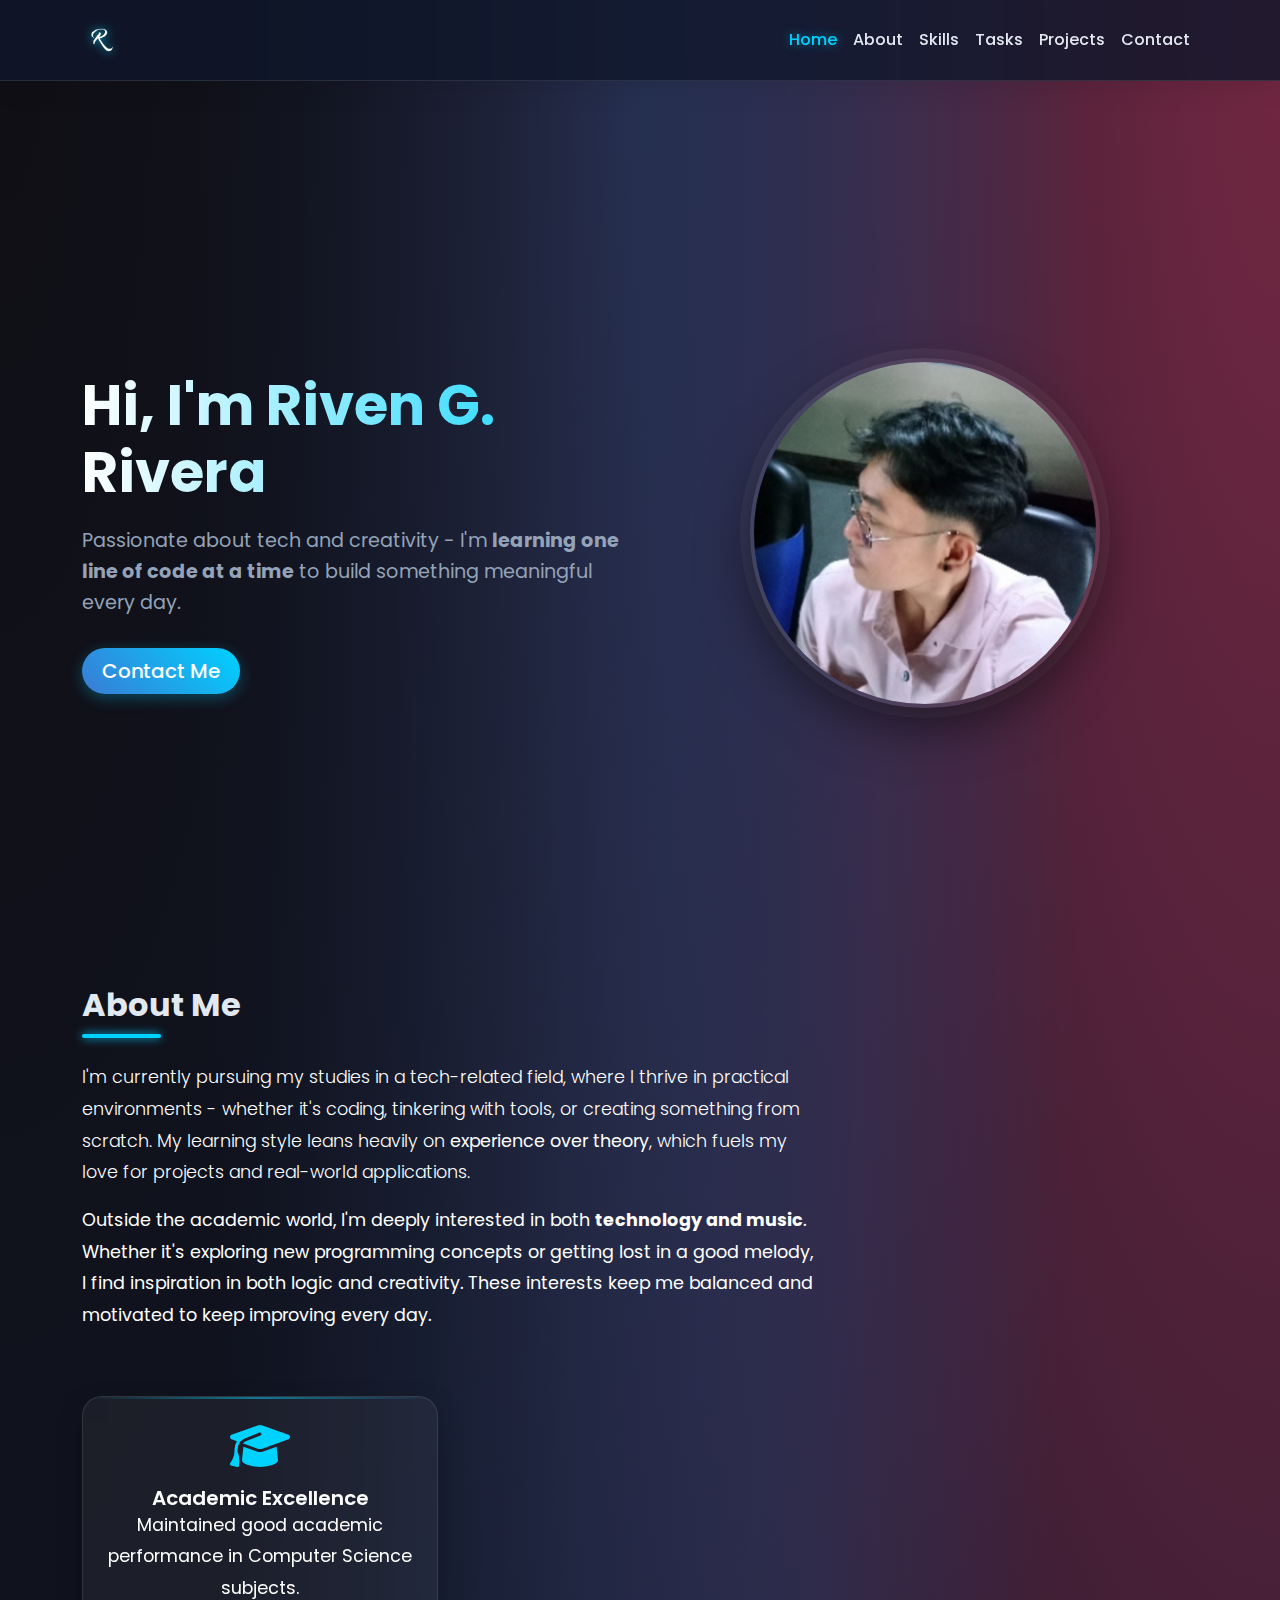
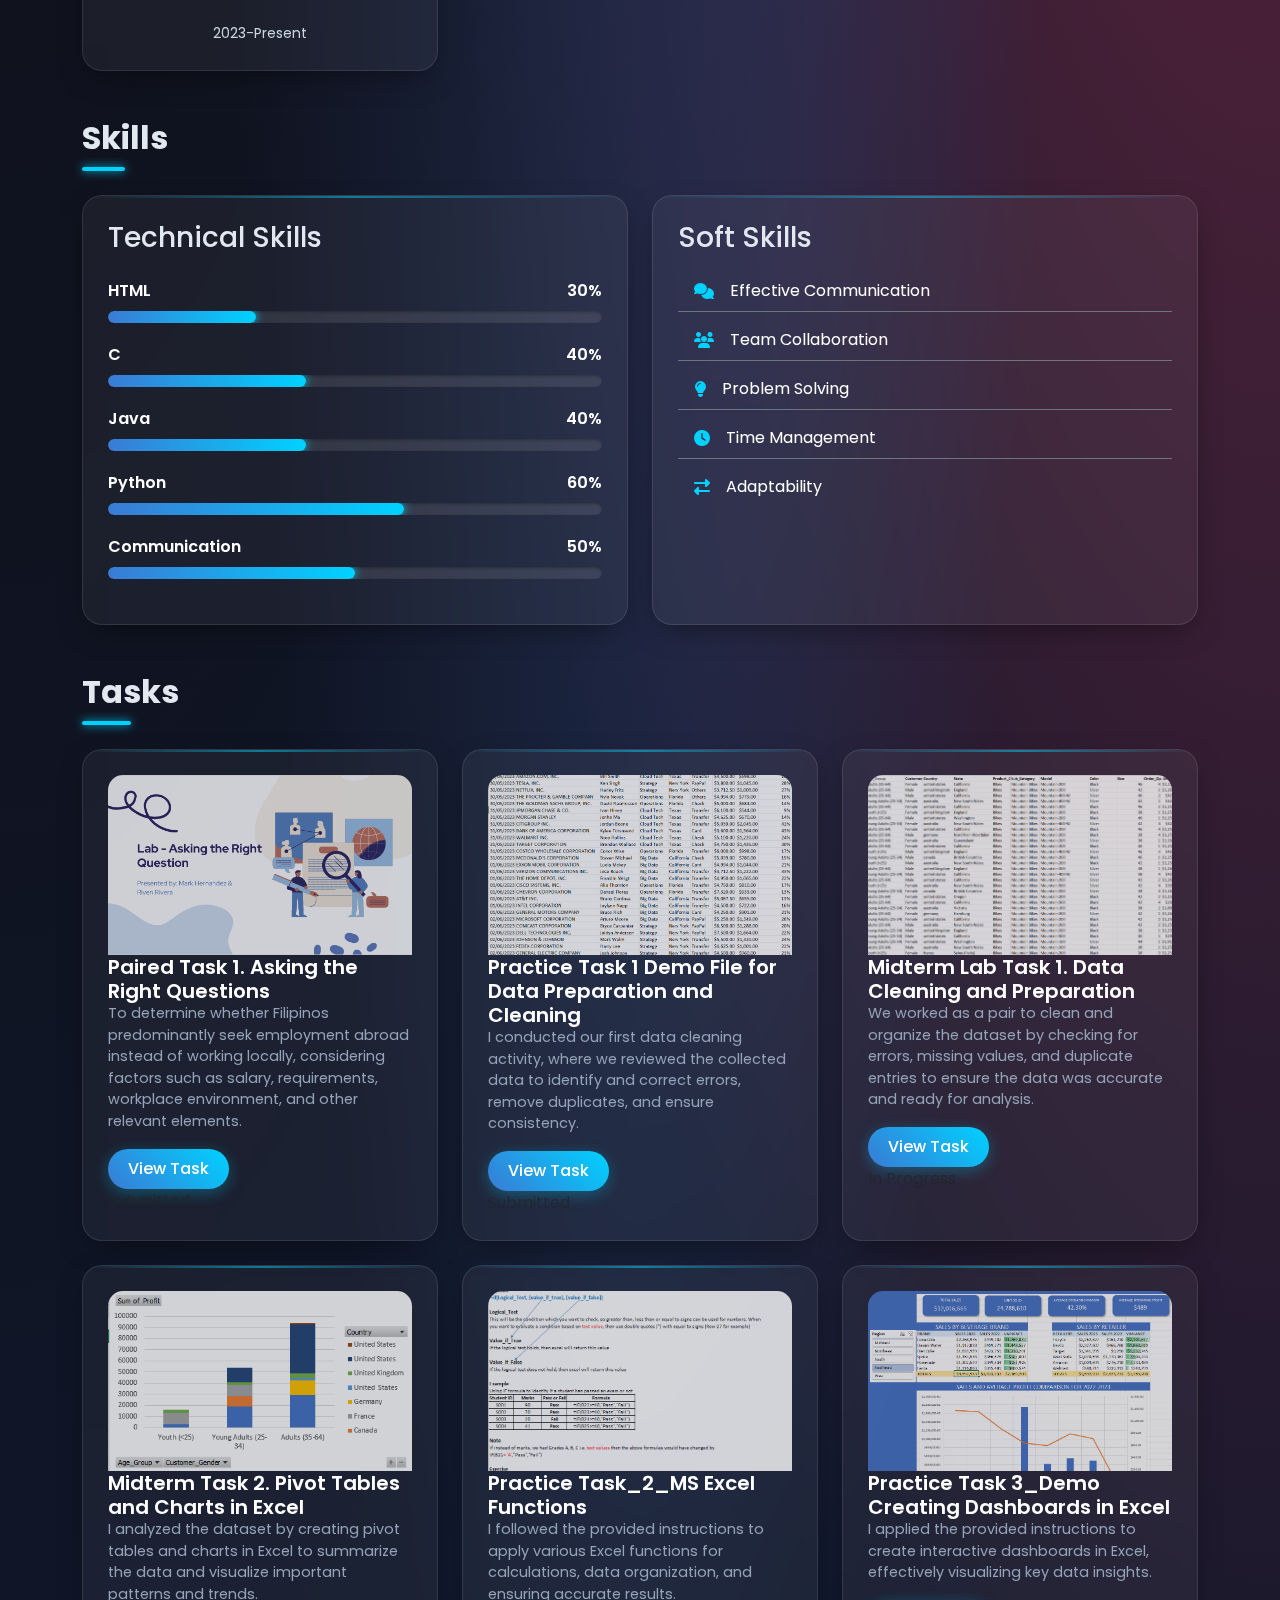
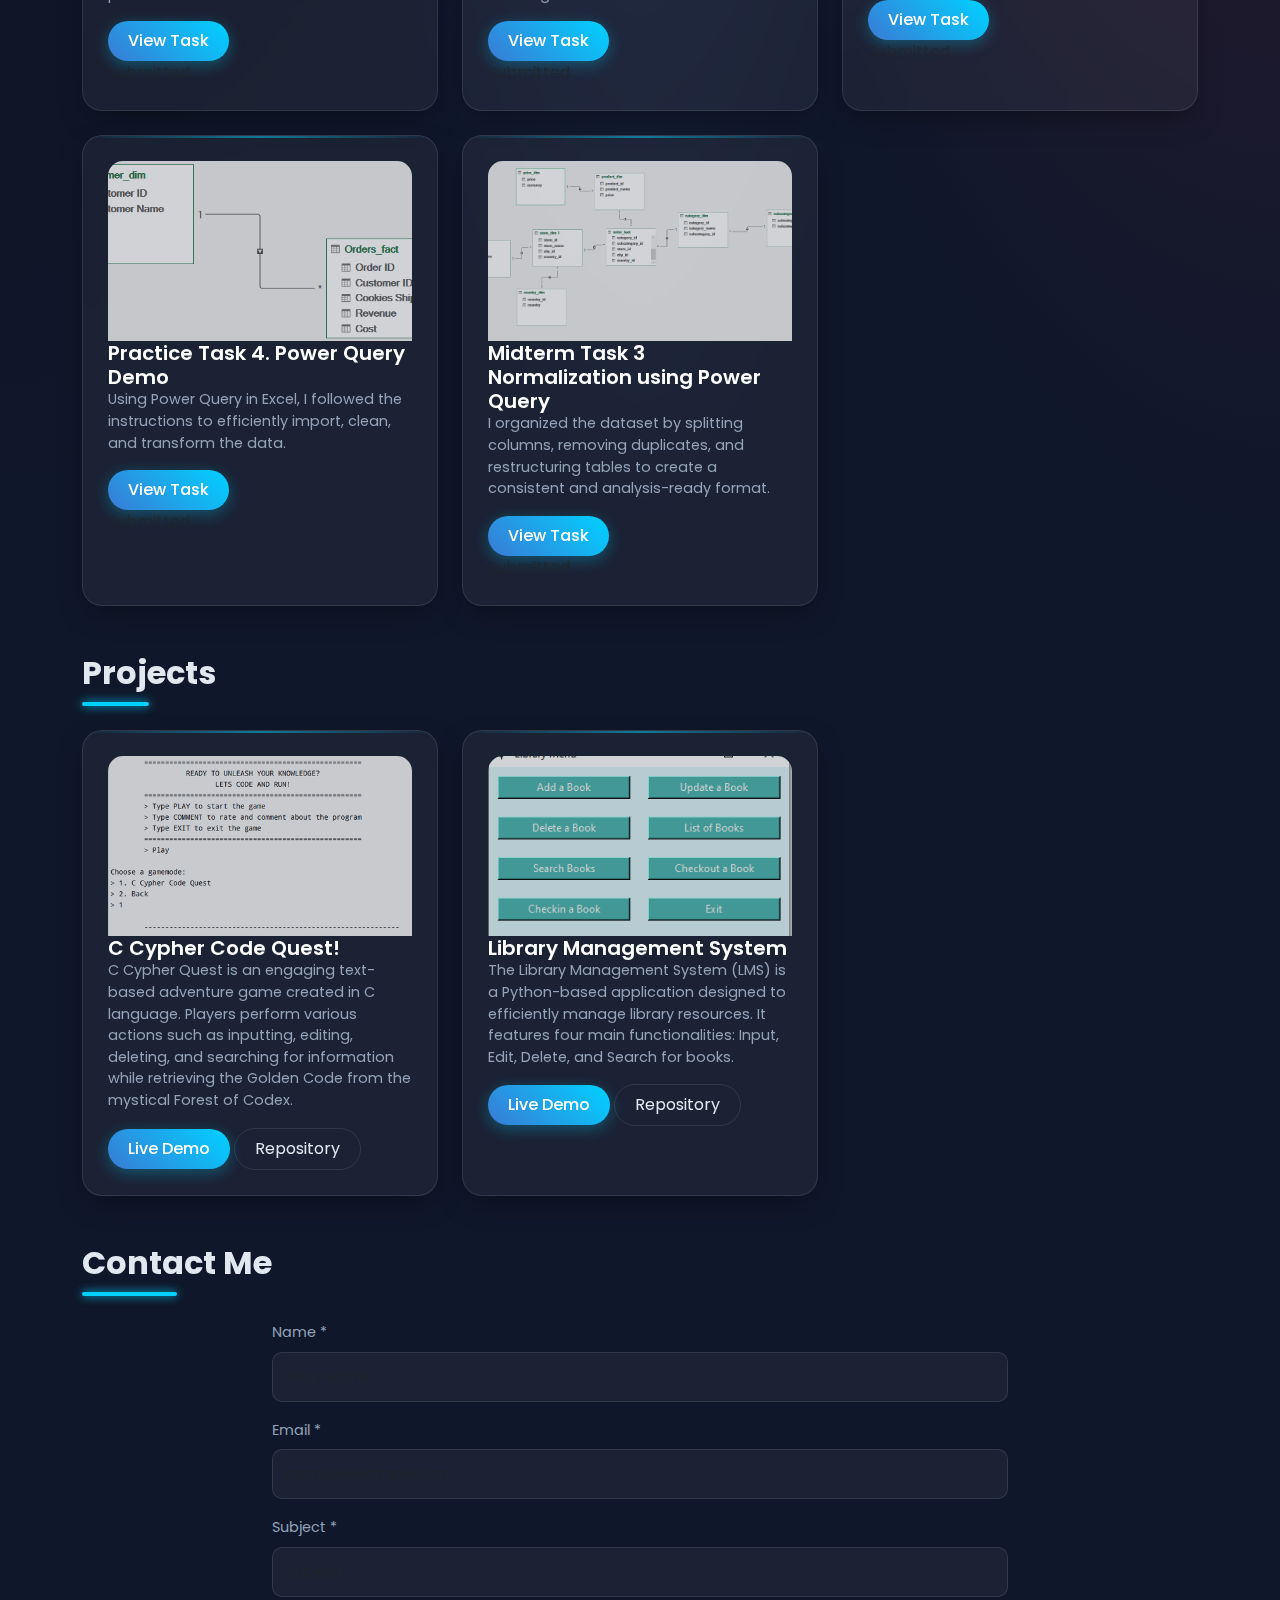
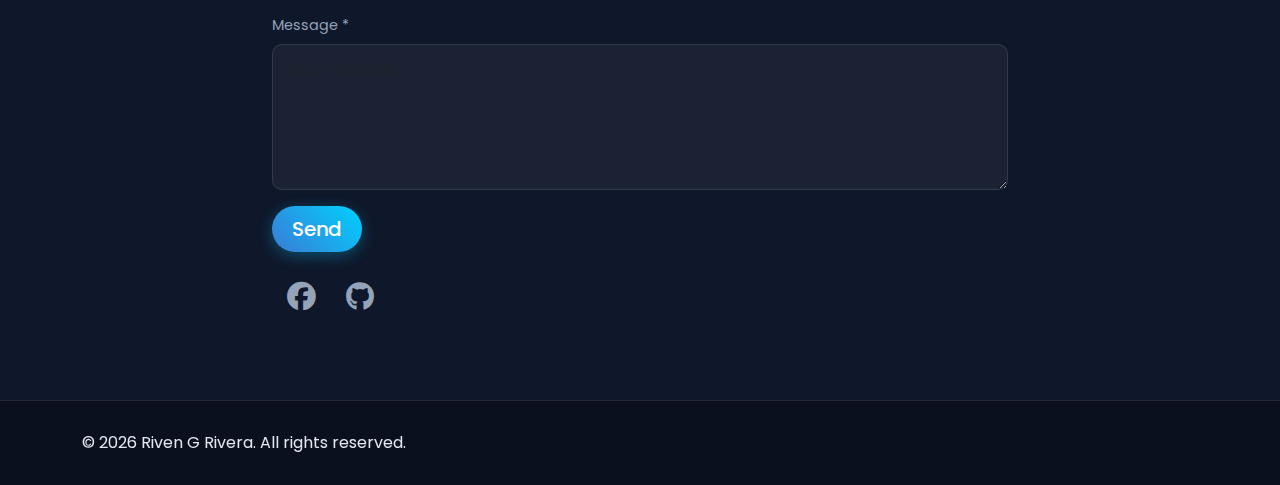
<file: index.html>
<!DOCTYPE html>
  <html lang="en">
  <head>
  <meta charset="UTF-8" />
  <meta name="viewport" content="width=device-width, initial-scale=1" />
  <title>Riven G. Rivera | Portfolio</title>
  
  <!-- Bootstrap -->
  <link href="https://cdn.jsdelivr.net/npm/bootstrap@5.3.0/dist/css/bootstrap.min.css" rel="stylesheet" />
  <!-- Font Awesome -->
  <link rel="stylesheet" href="https://cdnjs.cloudflare.com/ajax/libs/font-awesome/6.4.0/css/all.min.css" />
  <!-- Google Fonts -->
  <link href="https://fonts.googleapis.com/css2?family=Poppins:wght@300;400;600;700&display=swap" rel="stylesheet">
  
  <style>
      :root {
          --primary-color: #00d2ff;
          --secondary-color: #3a7bd5;
          --accent-color: #ff007a;
          --bg-dark: #0f172a;
          --glass-bg: rgba(255, 255, 255, 0.05);
          --glass-border: rgba(255, 255, 255, 0.1);
          --text-main: #e2e8f0;
          --text-muted: #94a3b8;
      }
  
      body {
          font-family: 'Poppins', sans-serif;
          background-color: var(--bg-dark);
          background-image: 
              radial-gradient(at 0% 0%, hsla(253,16%,7%,1) 0, transparent 50%), 
              radial-gradient(at 50% 0%, hsla(225,39%,30%,1) 0, transparent 50%), 
              radial-gradient(at 100% 0%, hsla(339,49%,30%,1) 0, transparent 50%);
          color: var(--text-main);
          padding-top: 80px;
          scroll-behavior: smooth;
          overflow-x: hidden;
      }
  
      /* --- 3D Navbar --- */
      .navbar {
          background: rgba(15, 23, 42, 0.8);
          backdrop-filter: blur(12px);
          border-bottom: 1px solid var(--glass-border);
          padding: 15px 0;
          box-shadow: 0 4px 30px rgba(0, 0, 0, 0.1);
      }
  
      .navbar-brand img {
          filter: drop-shadow(0 0 5px var(--primary-color));
      }
  
      .nav-link {
          color: var(--text-main) !important;
          font-weight: 500;
          position: relative;
          transition: 0.3s;
      }
  
      .nav-link:hover, .nav-link.active {
          color: var(--primary-color) !important;
          text-shadow: 0 0 10px rgba(0, 210, 255, 0.5);
      }
  
      /* --- Hero Section --- */
      .hero-section {
          min-height: 90vh;
          display: flex;
          align-items: center;
          position: relative;
      }
  
      .hero-title {
          font-size: 3.5rem;
          font-weight: 700;
          background: linear-gradient(to right, #fff, var(--primary-color));
          -webkit-background-clip: text;
          -webkit-text-fill-color: transparent;
          margin-bottom: 20px;
      }
  
      .hero-lead {
          font-size: 1.2rem;
          color: var(--text-muted);
          margin-bottom: 30px;
          line-height: 1.6;
      }
  
      /* 3D Floating Image */
      .hero-img-container {
          position: relative;
          perspective: 1000px;
      }
  
      .round-image {
          width: 350px;
          height: 350px;
          object-fit: cover;
          border-radius: 50%;
          border: 4px solid rgba(255, 255, 255, 0.1);
          box-shadow: 
              0 20px 50px rgba(0,0,0,0.5),
              0 0 0 10px rgba(255, 255, 255, 0.05);
          animation: float 6s ease-in-out infinite;
          transition: transform 0.5s;
      }
  
      .hero-img-container:hover .round-image {
          transform: scale(1.05) rotate(2deg);
      }
  
      @keyframes float {
          0%, 100% { transform: translateY(0) rotate(0deg); }
          50% { transform: translateY(-20px) rotate(2deg); }
      }
  
      /* --- Glass Cards (General) --- */
      .glass-card {
          background: var(--glass-bg);
          backdrop-filter: blur(10px);
          -webkit-backdrop-filter: blur(10px);
          border: 1px solid var(--glass-border);
          border-radius: 20px;
          padding: 25px;
          transition: all 0.4s ease;
          box-shadow: 0 10px 30px -10px rgba(0, 0, 0, 0.5);
          height: 100%;
          position: relative;
          overflow: hidden;
      }
  
      .glass-card::before {
          content: '';
          position: absolute;
          top: 0; left: 0; right: 0; height: 2px;
          background: linear-gradient(90deg, transparent, var(--primary-color), transparent);
          opacity: 0.5;
      }
  
      .glass-card:hover {
          transform: translateY(-10px);
          box-shadow: 0 20px 40px -10px rgba(0, 210, 255, 0.2);
          border-color: rgba(255, 255, 255, 0.3);
      }
  
      /* --- Section Headings --- */
      h2 {
          font-weight: 700;
          margin-bottom: 40px;
          position: relative;
          display: inline-block;
      }
      
      h2::after {
          content: '';
          display: block;
          width: 50%;
          height: 4px;
          background: var(--primary-color);
          margin-top: 10px;
          border-radius: 2px;
          box-shadow: 0 0 10px var(--primary-color);
      }
  
      /* --- About Section Text Fix --- */
      #about p {
          color: #ffffff !important; /* Force white text for visibility */
          line-height: 1.8;
          font-size: 1.1rem;
      }
      
      #about .text-muted {
          color: #cbd5e1 !important; /* Slightly lighter gray for secondary text */
      }
  
      /* --- Skills --- */
      .skill-label {
          font-weight: 600;
          margin-bottom: 8px;
          display: flex;
          justify-content: space-between;
          color: #fff;
      }
  
      .progress {
          height: 12px;
          background-color: rgba(255, 255, 255, 0.1);
          border-radius: 10px;
          overflow: hidden;
          margin-bottom: 20px;
          box-shadow: inset 0 1px 3px rgba(0,0,0,0.3);
      }
  
      .progress-bar {
          background: linear-gradient(90deg, var(--secondary-color), var(--primary-color));
          box-shadow: 0 0 10px var(--primary-color);
          border-radius: 10px;
      }
  
      /* --- Tasks & Projects Grid --- */
      .card-img-top {
          height: 180px;
          object-fit: cover;
          border-radius: 15px 15px 0 0;
          opacity: 0.8;
          transition: 0.3s;
      }
  
      .glass-card:hover .card-img-top {
          opacity: 1;
          transform: scale(1.05);
      }
  
      .card-title {
          font-weight: 600;
          color: #fff;
      }
  
      .card-text {
          color: var(--text-muted);
          font-size: 0.9rem;
      }
  
      .btn-custom {
          background: linear-gradient(45deg, var(--secondary-color), var(--primary-color));
          border: none;
          color: white;
          padding: 8px 20px;
          border-radius: 50px;
          font-weight: 500;
          transition: 0.3s;
          box-shadow: 0 4px 15px rgba(0, 210, 255, 0.3);
      }
  
      .btn-custom:hover {
          transform: translateY(-2px);
          box-shadow: 0 6px 20px rgba(0, 210, 255, 0.5);
          color: white;
      }
  
      .btn-secondary-custom {
          background: transparent;
          border: 1px solid var(--glass-border);
          color: var(--text-main);
          padding: 8px 20px;
          border-radius: 50px;
          transition: 0.3s;
      }
  
      .btn-secondary-custom:hover {
          background: rgba(255,255,255,0.1);
          color: white;
      }
  
      /* --- Contact Form --- */
      .form-control {
          background: rgba(255, 255, 255, 0.05);
          border: 1px solid var(--glass-border);
          color: white;
          padding: 12px;
          border-radius: 10px;
      }
  
      .form-control:focus {
          background: rgba(255, 255, 255, 0.1);
          border-color: var(--primary-color);
          box-shadow: 0 0 15px rgba(0, 210, 255, 0.2);
          color: white;
      }
  
      .form-label {
          color: var(--text-muted);
          font-size: 0.9rem;
      }
  
      /* --- Footer --- */
      footer {
          background: rgba(0, 0, 0, 0.3);
          backdrop-filter: blur(10px);
          border-top: 1px solid var(--glass-border);
          padding: 30px 0;
          margin-top: 80px;
      }
  
      /* --- Social Icons --- */
      .social-icons a {
          font-size: 1.8rem;
          margin: 0 15px;
          color: var(--text-muted);
          transition: 0.3s;
          display: inline-block;
      }
  
      .social-icons a:hover {
          color: var(--primary-color);
          transform: scale(1.2) rotate(10deg);
          text-shadow: 0 0 15px var(--primary-color);
      }
  
      /* --- Responsive Tweaks --- */
      @media (max-width: 768px) {
          .hero-title { font-size: 2.5rem; }
          .round-image { width: 280px; height: 280px; margin-top: 30px; }
      }
  </style>
  </head>
  
  <body>
  
  <!--Navbar-->
  <nav class="navbar navbar-expand-lg navbar-dark fixed-top">
    <div class="container position-relative">
      <a class="navbar-brand" href="#">
      <img src="R_logo.png" alt="Logo" height="40" />
      </a>
      <button
      class="navbar-toggler"
      type="button"
      data-bs-toggle="collapse"
      data-bs-target="#navbarNav"
      aria-controls="navbarNav"
      aria-expanded="false"
      aria-label="Toggle navigation"
      >
      <span class="navbar-toggler-icon"></span>
      </button>
      <div class="collapse navbar-collapse justify-content-end" id="navbarNav">
      <ul class="navbar-nav">
      <li class="nav-item"><a class="nav-link active" href="#home">Home</a></li>
      <li class="nav-item"><a class="nav-link" href="#about">About</a></li>
      <li class="nav-item"><a class="nav-link" href="#skills">Skills</a></li>
      <li class="nav-item"><a class="nav-link" href="#tasks">Tasks</a></li>
      <li class="nav-item"><a class="nav-link" href="#projects">Projects</a></li>
      <li class="nav-item"><a class="nav-link" href="#contact">Contact</a></li>
      </ul>
      </div>
    </div>
  </nav>
  
  <!--Hero-->
  <section id="home" class="container my-5 hero-section">
      <div class="row align-items-center">
      <div class="col-md-6 order-2 order-md-1">
      <h1 class="hero-title">Hi, I'm Riven G. Rivera</h1>
      <p class="hero-lead">
      Passionate about tech and creativity - I'm <strong>learning one line of code at a time</strong> to build something meaningful every day.
      </p>
      <a href="#contact" class="btn btn-custom btn-lg">Contact Me</a>
      </div>
      <div class="col-md-6 order-1 order-md-2 text-center hero-img-container">
      <img src="Riven.jpg" alt="Professional Photo" class="round-image" />
      </div>
      </div>
  </section>
  
  <!--Achievements / About-->
  <section id="about" class="container my-5">
      <h2 class="mb-4">About Me</h2>
      <div class="row">
          <div class="col-lg-8">
              <p class="lead">
              I'm currently pursuing my studies in a tech-related field, where I thrive in practical environments - whether it's coding, tinkering with tools, or creating something from scratch. My learning style leans heavily on <strong>experience over theory</strong>, which fuels my love for projects and real-world applications.
              </p>
              <p>
              Outside the academic world, I'm deeply interested in both <strong>technology and music</strong>. Whether it's exploring new programming concepts or getting lost in a good melody, I find inspiration in both logic and creativity. These interests keep me balanced and motivated to keep improving every day.
              </p>
          </div>
      </div>
      
      <div class="row row-cols-1 row-cols-md-3 g-4 mt-4">
      <div class="col">
      <div class="glass-card text-center">
          <i class="fas fa-graduation-cap fa-3x mb-3" style="color: var(--primary-color);"></i>
          <h5 class="card-title">Academic Excellence</h5>
          <p class="card-text">Maintained good academic performance in Computer Science subjects.</p>
          <small class="text-muted">2023-Present</small>
      </div>
      </div>
      </div>
  </section>
  
<!--Skills Section-->
<section id="skills" class="container my-5">
  <h2 class="mb-4">Skills</h2>
  <div class="row">
      <!-- Technical Skills (Left Column) -->
      <div class="col-md-6">
          <div class="glass-card">
              <h3 class="mb-4">Technical Skills</h3>
              <div class="skill-label"><span>HTML</span><span>30%</span></div>
              <div class="progress"><div class="progress-bar" role="progressbar" style="width: 30%"></div></div>
              
              <div class="skill-label"><span>C</span><span>40%</span></div>
              <div class="progress"><div class="progress-bar" role="progressbar" style="width: 40%"></div></div>
              
              <div class="skill-label"><span>Java</span><span>40%</span></div>
              <div class="progress"><div class="progress-bar" role="progressbar" style="width: 40%"></div></div>
              
              <div class="skill-label"><span>Python</span><span>60%</span></div>
              <div class="progress"><div class="progress-bar" role="progressbar" style="width: 60%"></div></div>
              
              <div class="skill-label"><span>Communication</span><span>50%</span></div>
              <div class="progress"><div class="progress-bar" role="progressbar" style="width: 50%"></div></div>
          </div>
      </div>
      
      <!-- Soft Skills (Right Column) -->
      <div class="col-md-6">
          <div class="glass-card">
              <h3 class="mb-3">Soft Skills</h3>
              <ul class="list-group list-group-flush bg-transparent">
                  <li class="list-group-item bg-transparent text-white border-secondary d-flex align-items-center mb-2">
                      <i class="fas fa-comments me-3" style="color: var(--primary-color);"></i>
                      Effective Communication
                  </li>
                  <li class="list-group-item bg-transparent text-white border-secondary d-flex align-items-center mb-2">
                      <i class="fas fa-users me-3" style="color: var(--primary-color);"></i>
                      Team Collaboration
                  </li>
                  <li class="list-group-item bg-transparent text-white border-secondary d-flex align-items-center mb-2">
                      <i class="fas fa-lightbulb me-3" style="color: var(--primary-color);"></i>
                      Problem Solving
                  </li>
                  <li class="list-group-item bg-transparent text-white border-secondary d-flex align-items-center mb-2">
                      <i class="fas fa-clock me-3" style="color: var(--primary-color);"></i>
                      Time Management
                  </li>
                  <li class="list-group-item bg-transparent text-white border-secondary d-flex align-items-center">
                      <i class="fas fa-exchange-alt me-3" style="color: var(--primary-color);"></i>
                      Adaptability
                  </li>
              </ul>
          </div>
      </div>
  </div>
</section>
      
      <!-- Tasks Section -->
      <section id="tasks" class="container my-5">
          <h2 class="mb-4">Tasks</h2>
          <div class="row row-cols-1 row-cols-md-3 g-4">
          
              <!-- Task 1 -->
              <div class="col">
                  <div class="glass-card">
                      <img src="1act.png" class="card-img-top" alt="HTML Activity">
                      <div class="card-body">
                          <h5 class="card-title">Paired Task 1. Asking the Right Questions</h5>
                          <p class="card-text">
                              To determine whether Filipinos predominantly seek employment abroad instead of working locally, considering factors such as salary, requirements, workplace environment, and other relevant elements.
                          </p>
                          <a href="Lab - Asking the Right Question.pdf" class="btn btn-custom" target="_blank">View Task</a>
                      </div>
                      <div class="card-footer text-muted">Submitted</div>
                  </div>
              </div>
          
              <!-- Task 2 -->
              <div class="col">
                  <div class="glass-card">
                      <img src="2act.png" class="card-img-top" alt="HTML Activity">
                      <div class="card-body">
                          <h5 class="card-title">Practice Task 1 Demo File for Data Preparation and Cleaning</h5>
                          <p class="card-text">
                              I conducted our first data cleaning activity, where we reviewed the collected data to identify and correct errors, remove duplicates, and ensure consistency.
                          </p>
                          <a href="salesrevenue-V1.xlsx" class="btn btn-custom">View Task</a>
                      </div>
                      <div class="card-footer text-muted">Submitted</div>
                  </div>
              </div>
          
              <!-- Task 3 -->
              <div class="col">
                  <div class="glass-card">
                      <img src="3act.png" class="card-img-top" alt="HTML Activity">
                      <div class="card-body">
                          <h5 class="card-title">Midterm Lab Task 1. Data Cleaning and Preparation</h5>
                          <p class="card-text">
                              We worked as a pair to clean and organize the dataset by checking for errors, missing values, and duplicate entries to ensure the data was accurate and ready for analysis.
                          </p>
                          <a href="Bike_Sales_Prepare_Lab_3.4.7 FIXED(Hernandez&Rivera).xlsx" class="btn btn-custom">View Task</a>
                      </div>
                      <div class="card-footer text-muted">In Progress</div>
                  </div>
              </div>
      
              <div class="col">
                  <div class="glass-card">
                      <img src="4act.png" class="card-img-top" alt="HTML Activity">
                      <div class="card-body">
                          <h5 class="card-title">Midterm Task 2. Pivot Tables and Charts in Excel</h5>
                          <p class="card-text">
                              I analyzed the dataset by creating pivot tables and charts in Excel to summarize the data and visualize important patterns and trends.
                          </p>
                          <a href="Bike_Sales_Pivot_Lab.xlsx" class="btn btn-custom">View Task</a>
                      </div>
                      <div class="card-footer text-muted">Submitted</div>
                  </div>
              </div>
      
              <div class="col">
                  <div class="glass-card">
                      <img src="5act.png" class="card-img-top" alt="HTML Activity">
                      <div class="card-body">
                          <h5 class="card-title">Practice Task_2_MS Excel Functions</h5>
                          <p class="card-text">
                              I followed the provided instructions to apply various Excel functions for calculations, data organization, and ensuring accurate results.
                          </p>
                          <a href="Task_Rivera.xlsx" class="btn btn-custom">View Task</a>
                      </div>
                      <div class="card-footer text-muted">Submitted</div>
                  </div>
              </div>
      
              <div class="col">
                  <div class="glass-card">
                      <img src="6act.png" class="card-img-top" alt="HTML Activity">
                      <div class="card-body">
                          <h5 class="card-title">Practice Task 3_Demo Creating Dashboards in Excel</h5>
                          <p class="card-text">
                              I applied the provided instructions to create interactive dashboards in Excel, effectively visualizing key data insights.
                          </p>
                          <a href="Data Visualization in Excel Demo.xlsx" class="btn btn-custom">View Task</a>
                      </div>
                      <div class="card-footer text-muted">Submitted</div>
                  </div>
              </div>
      
              <div class="col">
                  <div class="glass-card">
                      <img src="7act.png" class="card-img-top" alt="HTML Activity">
                      <div class="card-body">
                          <h5 class="card-title">Practice Task 4. Power Query Demo</h5>
                          <p class="card-text">
                              Using Power Query in Excel, I followed the instructions to efficiently import, clean, and transform the data.
                          </p>
                          <a href="Book2.xlsx" class="btn btn-custom">View Task</a>
                      </div>
                      <div class="card-footer text-muted">Submitted</div>
                  </div>
              </div>
      
              <div class="col">
                  <div class="glass-card">
                      <img src="8act.png" class="card-img-top" alt="HTML Activity">
                      <div class="card-body">
                          <h5 class="card-title">Midterm Task 3 Normalization using Power Query</h5>
                          <p class="card-text">
                              I organized the dataset by splitting columns, removing duplicates, and restructuring tables to create a consistent and analysis-ready format.
                          </p>
                          <a href="MidtermTask3_Rivera,Riven,G..xlsx" class="btn btn-custom">View Task</a>
                      </div>
                      <div class="card-footer text-muted">Submitted</div>
                  </div>
              </div>
              
          </div>
      </section>
      
      <!--Projects Section-->
      <section id="projects" class="container my-5">
          <h2 class="mb-4">Projects</h2>
          <div class="row row-cols-1 row-cols-md-3 g-4">
          <div class="col">
          <div class="glass-card">
          <img
          src="Cipher.png"
          class="card-img-top"
          alt="Project 2"
          />
          <div class="card-body">
          <h5 class="card-title">C Cypher Code Quest!</h5>
          <p class="card-text">C Cypher Quest is an engaging text-based adventure game created in C language. Players perform various actions such as inputting, editing, deleting, and searching for information while retrieving the Golden Code from the mystical Forest of Codex.</p>
          <a href="#" class="btn btn-custom" target="_blank">Live Demo</a>
          <a href="#" class="btn btn-secondary-custom" target="_blank">Repository</a>
          </div>
          </div>
          </div>
          <div class="col">
          <div class="glass-card">
          <img
          src="lms.png"
          class="card-img-top"
          alt="Project 1"
          />
          <div class="card-body">
          <h5 class="card-title">Library Management System</h5>
          <p class="card-text">The Library Management System (LMS) is a Python-based application designed to efficiently manage library resources. It features four main functionalities: Input, Edit, Delete, and Search for books.</p>
          <a href="#" class="btn btn-custom" target="_blank">Live Demo</a>
          <a href="#" class="btn btn-secondary-custom" target="_blank">Repository</a>
          </div>
          </div>
          </div>
          </section>
      
        <!--Contact Section-->
        <section id="contact" class="container my-5">
          <h2 class="mb-4">Contact Me</h2>
          <div class="row justify-content-center">
              <div class="col-lg-8">
                  <form id="contactForm" novalidate>
                  <div class="mb-3">
                  <label for="name" class="form-label">Name *</label>
                  <input
                  type="text"
                  class="form-control"
                  id="name"
                  required
                  placeholder="Your name"
                  />
                  <div class="invalid-feedback">Please enter your name.</div>
                  </div>
                  <div class="mb-3">
                  <label for="email" class="form-label">Email *</label>
                  <input
                  type="email"
                  class="form-control"
                  id="email"
                  required
                  placeholder="name@example.com"
                  />
                  <div class="invalid-feedback">Please enter a valid email address.</div>
                  </div>
                  <div class="mb-3">
                  <label for="subject" class="form-label">Subject *</label>
                  <input
                  type="text"
                  class="form-control"
                  id="subject"
                  required
                  placeholder="Subject"
                  />
                  <div class="invalid-feedback">Please enter a subject.</div>
                  </div>
                  <div class="mb-3">
                  <label for="message" class="form-label">Message *</label>
                  <textarea
                  class="form-control"
                  id="message"
                  rows="5"
                  required
                  placeholder="Your message"
                  ></textarea>
                  <div class="invalid-feedback">Please enter your message.</div>
                  </div>
                  <button type="submit" class="btn btn-custom btn-lg">Send</button>
                  </form>
                  <div class="social-icons mt-4">
                  <a href="https://www.facebook.com/riven.122517/" target="_blank" aria-label="Facebook">
                      <i class="fab fa-facebook"></i>
                  <a href="https://github.com/new-riven/" target="_blank" aria-label="GitHub">
                      <i class="fab fa-github"></i>
                  </a>
                  </div>
                  <div id="successMessage" class="alert alert-success mt-3" style="display: none;" role="alert">
                  Your message has been sent successfully!
                  </div>
              </div>
          </div>
        </section>
      
        <footer>
          <div class="container">
              <p class="mb-0">&copy; <span id="year"></span> Riven G Rivera. All rights reserved.</p>
          </div>
        </footer>
        
        <script
          src="https://cdn.jsdelivr.net/npm/bootstrap@5.3.0/dist/js/bootstrap.bundle.min.js"
          crossorigin="anonymous"
        ></script>
        <script>
          (() => {
        'use strict';
        const form = document.getElementById('contactForm');
        const successMessage = document.getElementById('successMessage');
      
        form.addEventListener('submit', (event) => {
          event.preventDefault();
          event.stopPropagation();
      
          if (form.checkValidity()) {
          successMessage.style.display = 'block';
          form.reset();
          form.classList.remove('was-validated');
          } else {
          successMessage.style.display = 'none';
          form.classList.add('was-validated');
          }
        }, false);
        })();
      
      
          document.getElementById('year').textContent = new Date().getFullYear();
        </script>
      
      </body>
      </html>
</file>
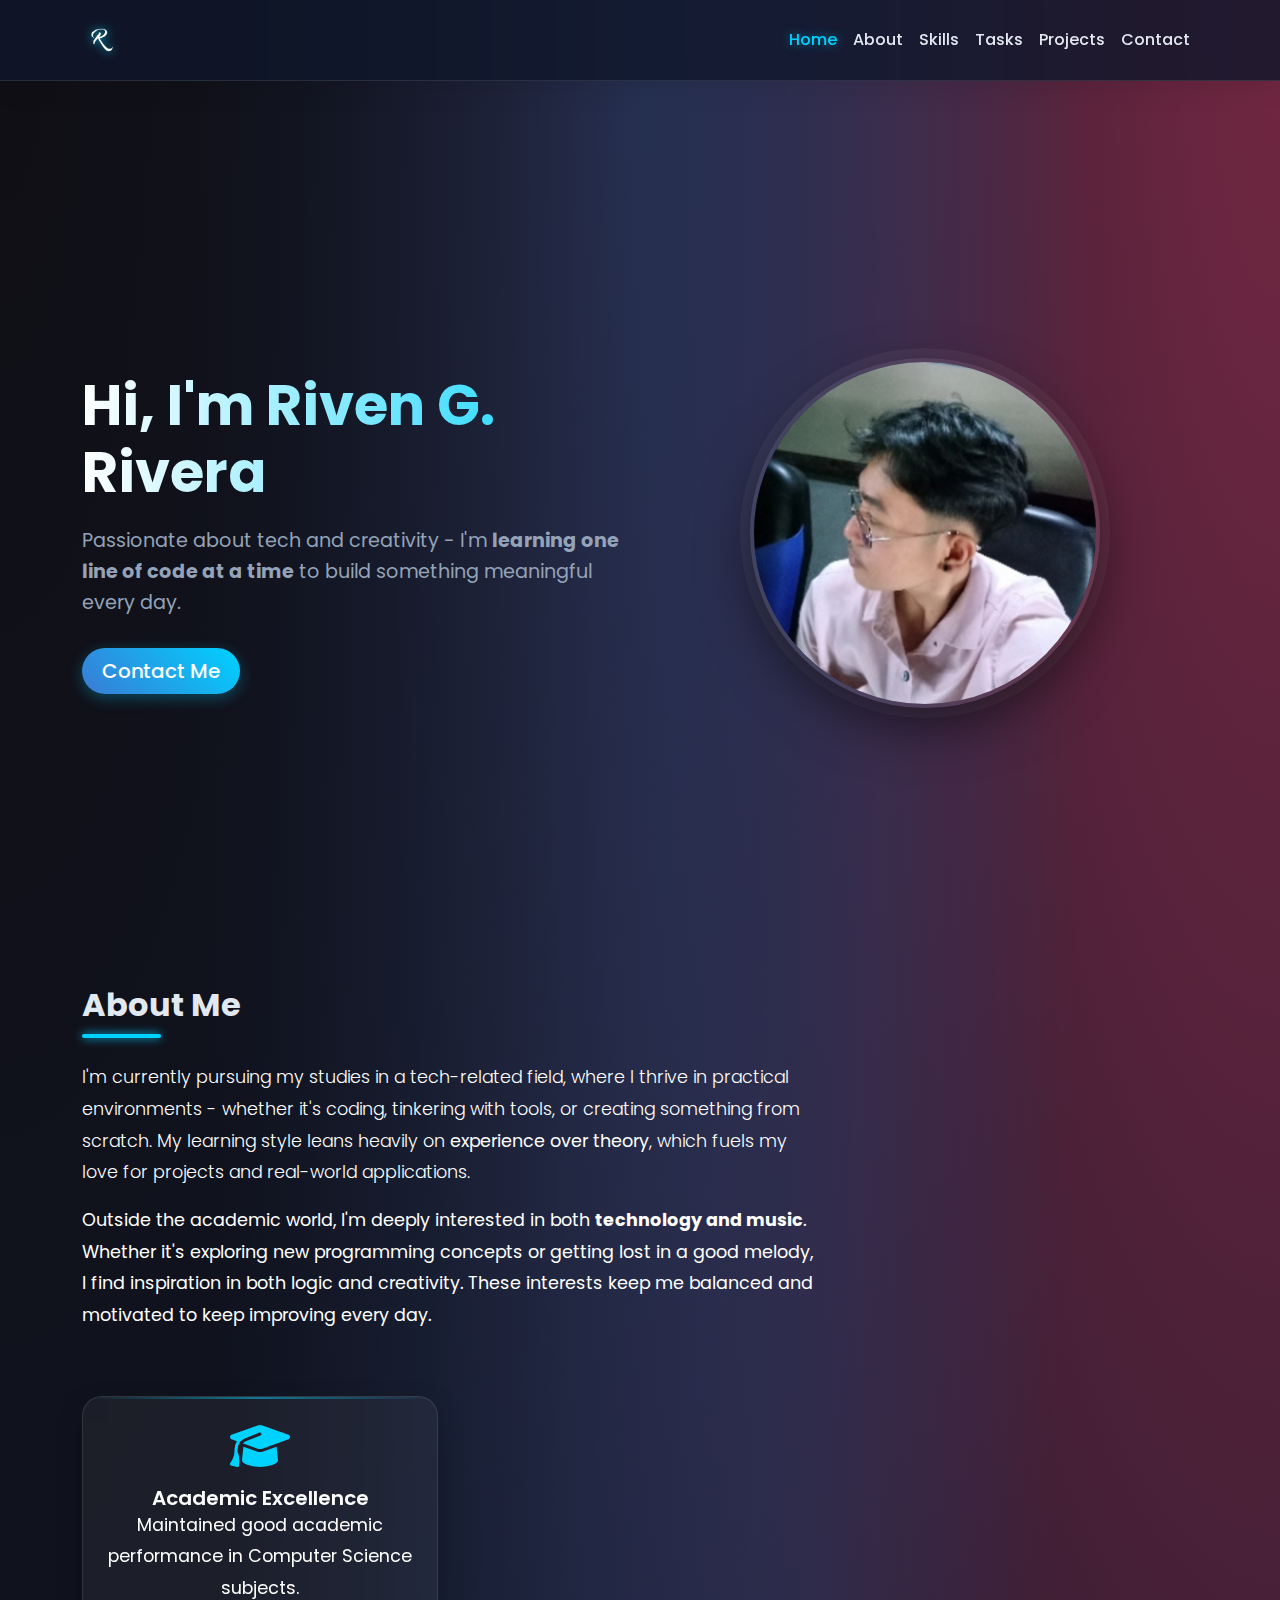
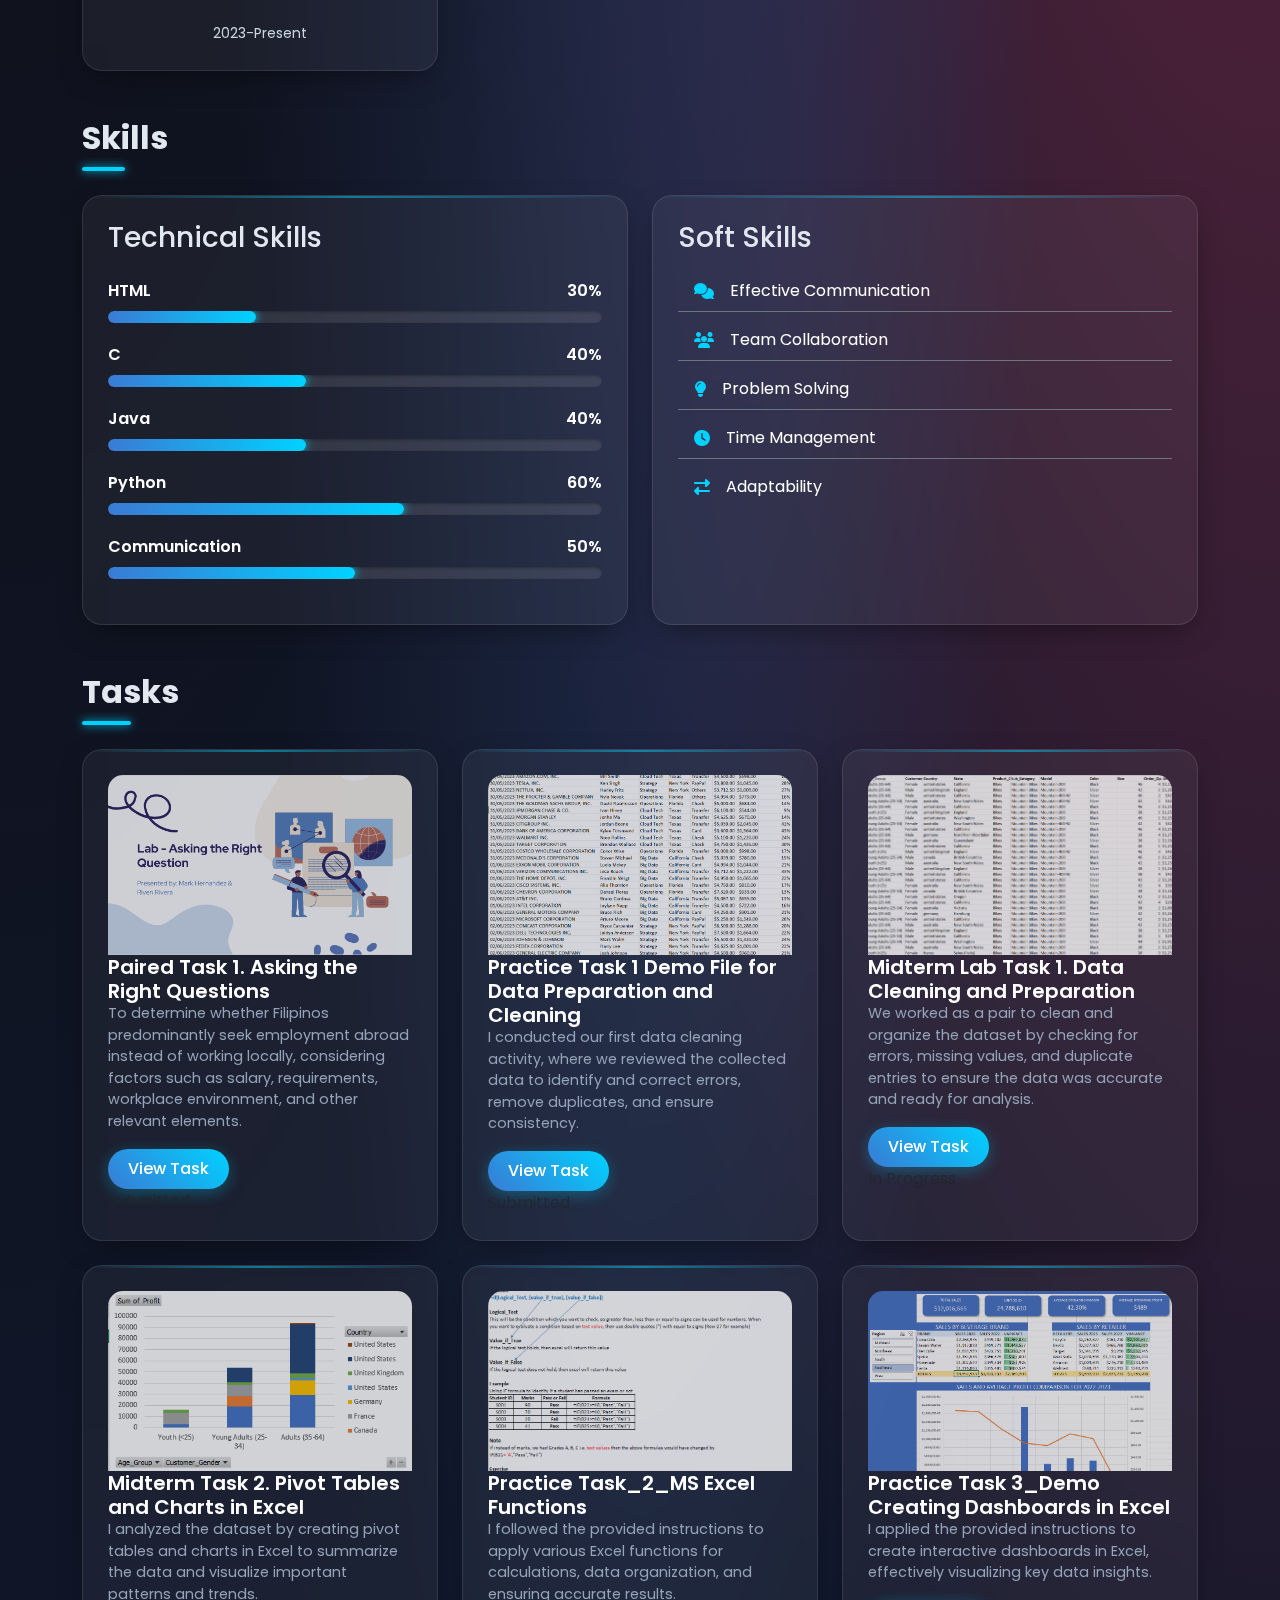
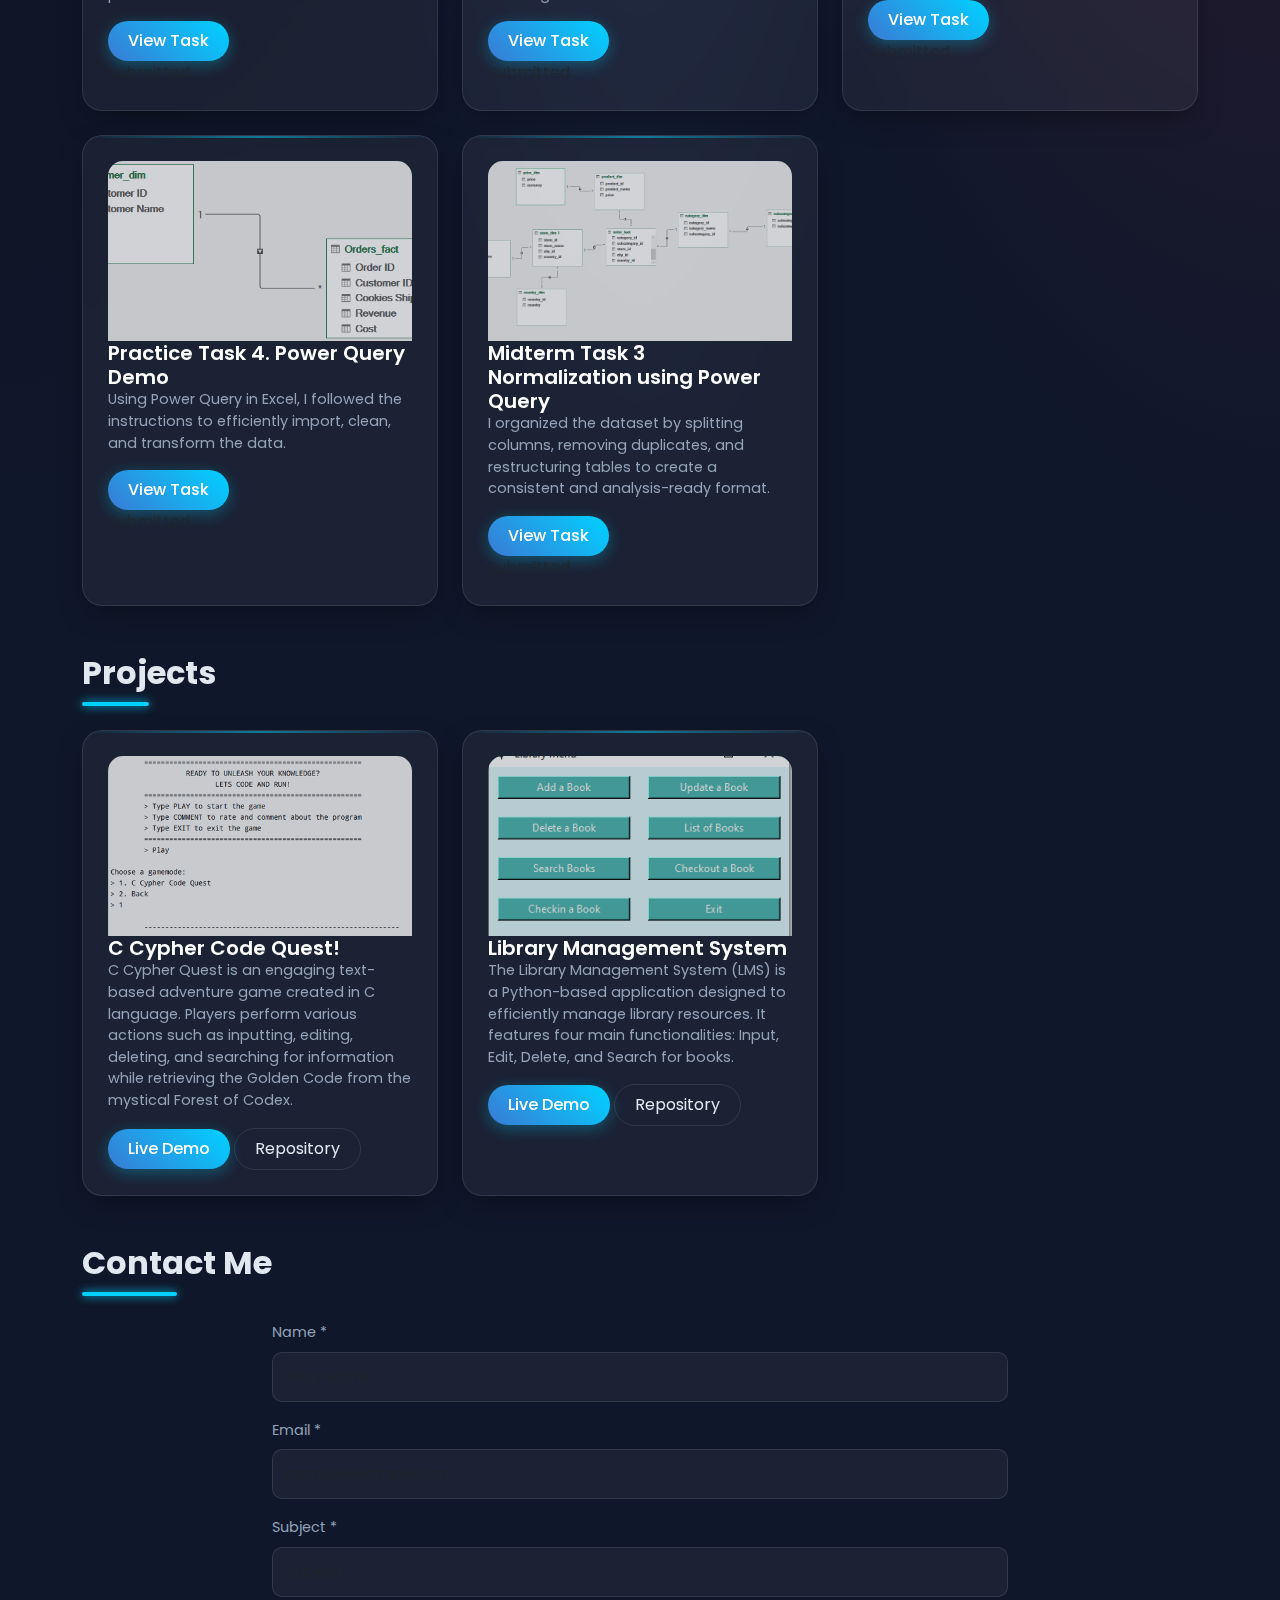
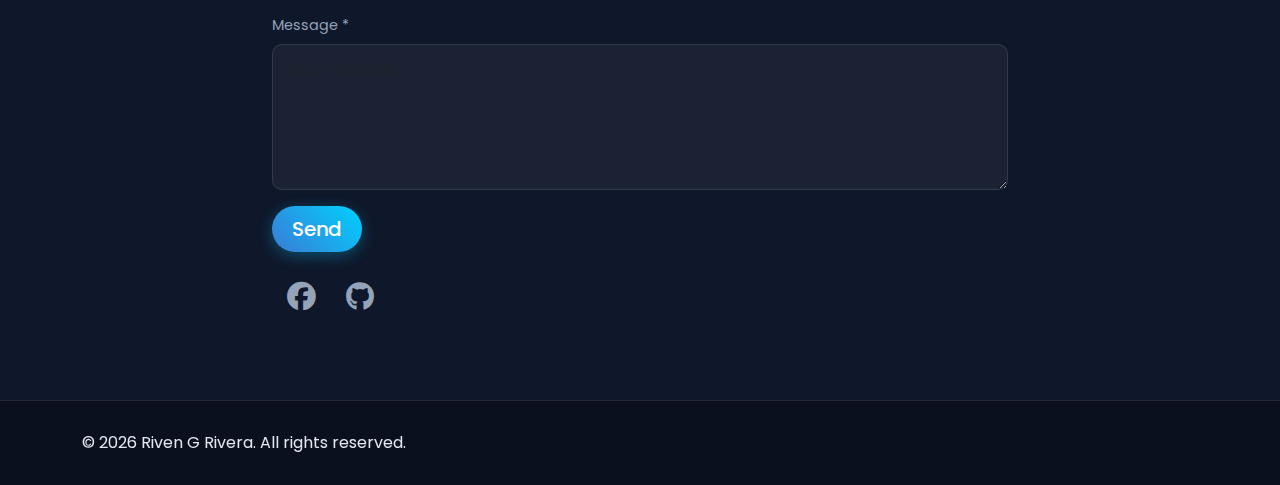
<file: Riven/index.html>
<!DOCTYPE html>
  <html lang="en">
  <head>
  <meta charset="UTF-8" />
  <meta name="viewport" content="width=device-width, initial-scale=1" />
  <title>Riven G. Rivera | Portfolio</title>
  
  <!-- Bootstrap -->
  <link href="https://cdn.jsdelivr.net/npm/bootstrap@5.3.0/dist/css/bootstrap.min.css" rel="stylesheet" />
  <!-- Font Awesome -->
  <link rel="stylesheet" href="https://cdnjs.cloudflare.com/ajax/libs/font-awesome/6.4.0/css/all.min.css" />
  <!-- Google Fonts -->
  <link href="https://fonts.googleapis.com/css2?family=Poppins:wght@300;400;600;700&display=swap" rel="stylesheet">
  
  <style>
      :root {
          --primary-color: #00d2ff;
          --secondary-color: #3a7bd5;
          --accent-color: #ff007a;
          --bg-dark: #0f172a;
          --glass-bg: rgba(255, 255, 255, 0.05);
          --glass-border: rgba(255, 255, 255, 0.1);
          --text-main: #e2e8f0;
          --text-muted: #94a3b8;
      }
  
      body {
          font-family: 'Poppins', sans-serif;
          background-color: var(--bg-dark);
          background-image: 
              radial-gradient(at 0% 0%, hsla(253,16%,7%,1) 0, transparent 50%), 
              radial-gradient(at 50% 0%, hsla(225,39%,30%,1) 0, transparent 50%), 
              radial-gradient(at 100% 0%, hsla(339,49%,30%,1) 0, transparent 50%);
          color: var(--text-main);
          padding-top: 80px;
          scroll-behavior: smooth;
          overflow-x: hidden;
      }
  
      /* --- 3D Navbar --- */
      .navbar {
          background: rgba(15, 23, 42, 0.8);
          backdrop-filter: blur(12px);
          border-bottom: 1px solid var(--glass-border);
          padding: 15px 0;
          box-shadow: 0 4px 30px rgba(0, 0, 0, 0.1);
      }
  
      .navbar-brand img {
          filter: drop-shadow(0 0 5px var(--primary-color));
      }
  
      .nav-link {
          color: var(--text-main) !important;
          font-weight: 500;
          position: relative;
          transition: 0.3s;
      }
  
      .nav-link:hover, .nav-link.active {
          color: var(--primary-color) !important;
          text-shadow: 0 0 10px rgba(0, 210, 255, 0.5);
      }
  
      /* --- Hero Section --- */
      .hero-section {
          min-height: 90vh;
          display: flex;
          align-items: center;
          position: relative;
      }
  
      .hero-title {
          font-size: 3.5rem;
          font-weight: 700;
          background: linear-gradient(to right, #fff, var(--primary-color));
          -webkit-background-clip: text;
          -webkit-text-fill-color: transparent;
          margin-bottom: 20px;
      }
  
      .hero-lead {
          font-size: 1.2rem;
          color: var(--text-muted);
          margin-bottom: 30px;
          line-height: 1.6;
      }
  
      /* 3D Floating Image */
      .hero-img-container {
          position: relative;
          perspective: 1000px;
      }
  
      .round-image {
          width: 350px;
          height: 350px;
          object-fit: cover;
          border-radius: 50%;
          border: 4px solid rgba(255, 255, 255, 0.1);
          box-shadow: 
              0 20px 50px rgba(0,0,0,0.5),
              0 0 0 10px rgba(255, 255, 255, 0.05);
          animation: float 6s ease-in-out infinite;
          transition: transform 0.5s;
      }
  
      .hero-img-container:hover .round-image {
          transform: scale(1.05) rotate(2deg);
      }
  
      @keyframes float {
          0%, 100% { transform: translateY(0) rotate(0deg); }
          50% { transform: translateY(-20px) rotate(2deg); }
      }
  
      /* --- Glass Cards (General) --- */
      .glass-card {
          background: var(--glass-bg);
          backdrop-filter: blur(10px);
          -webkit-backdrop-filter: blur(10px);
          border: 1px solid var(--glass-border);
          border-radius: 20px;
          padding: 25px;
          transition: all 0.4s ease;
          box-shadow: 0 10px 30px -10px rgba(0, 0, 0, 0.5);
          height: 100%;
          position: relative;
          overflow: hidden;
      }
  
      .glass-card::before {
          content: '';
          position: absolute;
          top: 0; left: 0; right: 0; height: 2px;
          background: linear-gradient(90deg, transparent, var(--primary-color), transparent);
          opacity: 0.5;
      }
  
      .glass-card:hover {
          transform: translateY(-10px);
          box-shadow: 0 20px 40px -10px rgba(0, 210, 255, 0.2);
          border-color: rgba(255, 255, 255, 0.3);
      }
  
      /* --- Section Headings --- */
      h2 {
          font-weight: 700;
          margin-bottom: 40px;
          position: relative;
          display: inline-block;
      }
      
      h2::after {
          content: '';
          display: block;
          width: 50%;
          height: 4px;
          background: var(--primary-color);
          margin-top: 10px;
          border-radius: 2px;
          box-shadow: 0 0 10px var(--primary-color);
      }
  
      /* --- About Section Text Fix --- */
      #about p {
          color: #ffffff !important; /* Force white text for visibility */
          line-height: 1.8;
          font-size: 1.1rem;
      }
      
      #about .text-muted {
          color: #cbd5e1 !important; /* Slightly lighter gray for secondary text */
      }
  
      /* --- Skills --- */
      .skill-label {
          font-weight: 600;
          margin-bottom: 8px;
          display: flex;
          justify-content: space-between;
          color: #fff;
      }
  
      .progress {
          height: 12px;
          background-color: rgba(255, 255, 255, 0.1);
          border-radius: 10px;
          overflow: hidden;
          margin-bottom: 20px;
          box-shadow: inset 0 1px 3px rgba(0,0,0,0.3);
      }
  
      .progress-bar {
          background: linear-gradient(90deg, var(--secondary-color), var(--primary-color));
          box-shadow: 0 0 10px var(--primary-color);
          border-radius: 10px;
      }
  
      /* --- Tasks & Projects Grid --- */
      .card-img-top {
          height: 180px;
          object-fit: cover;
          border-radius: 15px 15px 0 0;
          opacity: 0.8;
          transition: 0.3s;
      }
  
      .glass-card:hover .card-img-top {
          opacity: 1;
          transform: scale(1.05);
      }
  
      .card-title {
          font-weight: 600;
          color: #fff;
      }
  
      .card-text {
          color: var(--text-muted);
          font-size: 0.9rem;
      }
  
      .btn-custom {
          background: linear-gradient(45deg, var(--secondary-color), var(--primary-color));
          border: none;
          color: white;
          padding: 8px 20px;
          border-radius: 50px;
          font-weight: 500;
          transition: 0.3s;
          box-shadow: 0 4px 15px rgba(0, 210, 255, 0.3);
      }
  
      .btn-custom:hover {
          transform: translateY(-2px);
          box-shadow: 0 6px 20px rgba(0, 210, 255, 0.5);
          color: white;
      }
  
      .btn-secondary-custom {
          background: transparent;
          border: 1px solid var(--glass-border);
          color: var(--text-main);
          padding: 8px 20px;
          border-radius: 50px;
          transition: 0.3s;
      }
  
      .btn-secondary-custom:hover {
          background: rgba(255,255,255,0.1);
          color: white;
      }
  
      /* --- Contact Form --- */
      .form-control {
          background: rgba(255, 255, 255, 0.05);
          border: 1px solid var(--glass-border);
          color: white;
          padding: 12px;
          border-radius: 10px;
      }
  
      .form-control:focus {
          background: rgba(255, 255, 255, 0.1);
          border-color: var(--primary-color);
          box-shadow: 0 0 15px rgba(0, 210, 255, 0.2);
          color: white;
      }
  
      .form-label {
          color: var(--text-muted);
          font-size: 0.9rem;
      }
  
      /* --- Footer --- */
      footer {
          background: rgba(0, 0, 0, 0.3);
          backdrop-filter: blur(10px);
          border-top: 1px solid var(--glass-border);
          padding: 30px 0;
          margin-top: 80px;
      }
  
      /* --- Social Icons --- */
      .social-icons a {
          font-size: 1.8rem;
          margin: 0 15px;
          color: var(--text-muted);
          transition: 0.3s;
          display: inline-block;
      }
  
      .social-icons a:hover {
          color: var(--primary-color);
          transform: scale(1.2) rotate(10deg);
          text-shadow: 0 0 15px var(--primary-color);
      }
  
      /* --- Responsive Tweaks --- */
      @media (max-width: 768px) {
          .hero-title { font-size: 2.5rem; }
          .round-image { width: 280px; height: 280px; margin-top: 30px; }
      }
  </style>
  </head>
  
  <body>
  
  <!--Navbar-->
  <nav class="navbar navbar-expand-lg navbar-dark fixed-top">
    <div class="container position-relative">
      <a class="navbar-brand" href="#">
      <img src="R_logo.png" alt="Logo" height="40" />
      </a>
      <button
      class="navbar-toggler"
      type="button"
      data-bs-toggle="collapse"
      data-bs-target="#navbarNav"
      aria-controls="navbarNav"
      aria-expanded="false"
      aria-label="Toggle navigation"
      >
      <span class="navbar-toggler-icon"></span>
      </button>
      <div class="collapse navbar-collapse justify-content-end" id="navbarNav">
      <ul class="navbar-nav">
      <li class="nav-item"><a class="nav-link active" href="#home">Home</a></li>
      <li class="nav-item"><a class="nav-link" href="#about">About</a></li>
      <li class="nav-item"><a class="nav-link" href="#skills">Skills</a></li>
      <li class="nav-item"><a class="nav-link" href="#tasks">Tasks</a></li>
      <li class="nav-item"><a class="nav-link" href="#projects">Projects</a></li>
      <li class="nav-item"><a class="nav-link" href="#contact">Contact</a></li>
      </ul>
      </div>
    </div>
  </nav>
  
  <!--Hero-->
  <section id="home" class="container my-5 hero-section">
      <div class="row align-items-center">
      <div class="col-md-6 order-2 order-md-1">
      <h1 class="hero-title">Hi, I'm Riven G. Rivera</h1>
      <p class="hero-lead">
      Passionate about tech and creativity - I'm <strong>learning one line of code at a time</strong> to build something meaningful every day.
      </p>
      <a href="#contact" class="btn btn-custom btn-lg">Contact Me</a>
      </div>
      <div class="col-md-6 order-1 order-md-2 text-center hero-img-container">
      <img src="Riven.jpg" alt="Professional Photo" class="round-image" />
      </div>
      </div>
  </section>
  
  <!--Achievements / About-->
  <section id="about" class="container my-5">
      <h2 class="mb-4">About Me</h2>
      <div class="row">
          <div class="col-lg-8">
              <p class="lead">
              I'm currently pursuing my studies in a tech-related field, where I thrive in practical environments - whether it's coding, tinkering with tools, or creating something from scratch. My learning style leans heavily on <strong>experience over theory</strong>, which fuels my love for projects and real-world applications.
              </p>
              <p>
              Outside the academic world, I'm deeply interested in both <strong>technology and music</strong>. Whether it's exploring new programming concepts or getting lost in a good melody, I find inspiration in both logic and creativity. These interests keep me balanced and motivated to keep improving every day.
              </p>
          </div>
      </div>
      
      <div class="row row-cols-1 row-cols-md-3 g-4 mt-4">
      <div class="col">
      <div class="glass-card text-center">
          <i class="fas fa-graduation-cap fa-3x mb-3" style="color: var(--primary-color);"></i>
          <h5 class="card-title">Academic Excellence</h5>
          <p class="card-text">Maintained good academic performance in Computer Science subjects.</p>
          <small class="text-muted">2023-Present</small>
      </div>
      </div>
      </div>
  </section>
  
<!--Skills Section-->
<section id="skills" class="container my-5">
  <h2 class="mb-4">Skills</h2>
  <div class="row">
      <!-- Technical Skills (Left Column) -->
      <div class="col-md-6">
          <div class="glass-card">
              <h3 class="mb-4">Technical Skills</h3>
              <div class="skill-label"><span>HTML</span><span>30%</span></div>
              <div class="progress"><div class="progress-bar" role="progressbar" style="width: 30%"></div></div>
              
              <div class="skill-label"><span>C</span><span>40%</span></div>
              <div class="progress"><div class="progress-bar" role="progressbar" style="width: 40%"></div></div>
              
              <div class="skill-label"><span>Java</span><span>40%</span></div>
              <div class="progress"><div class="progress-bar" role="progressbar" style="width: 40%"></div></div>
              
              <div class="skill-label"><span>Python</span><span>60%</span></div>
              <div class="progress"><div class="progress-bar" role="progressbar" style="width: 60%"></div></div>
              
              <div class="skill-label"><span>Communication</span><span>50%</span></div>
              <div class="progress"><div class="progress-bar" role="progressbar" style="width: 50%"></div></div>
          </div>
      </div>
      
      <!-- Soft Skills (Right Column) -->
      <div class="col-md-6">
          <div class="glass-card">
              <h3 class="mb-3">Soft Skills</h3>
              <ul class="list-group list-group-flush bg-transparent">
                  <li class="list-group-item bg-transparent text-white border-secondary d-flex align-items-center mb-2">
                      <i class="fas fa-comments me-3" style="color: var(--primary-color);"></i>
                      Effective Communication
                  </li>
                  <li class="list-group-item bg-transparent text-white border-secondary d-flex align-items-center mb-2">
                      <i class="fas fa-users me-3" style="color: var(--primary-color);"></i>
                      Team Collaboration
                  </li>
                  <li class="list-group-item bg-transparent text-white border-secondary d-flex align-items-center mb-2">
                      <i class="fas fa-lightbulb me-3" style="color: var(--primary-color);"></i>
                      Problem Solving
                  </li>
                  <li class="list-group-item bg-transparent text-white border-secondary d-flex align-items-center mb-2">
                      <i class="fas fa-clock me-3" style="color: var(--primary-color);"></i>
                      Time Management
                  </li>
                  <li class="list-group-item bg-transparent text-white border-secondary d-flex align-items-center">
                      <i class="fas fa-exchange-alt me-3" style="color: var(--primary-color);"></i>
                      Adaptability
                  </li>
              </ul>
          </div>
      </div>
  </div>
</section>
      
      <!-- Tasks Section -->
      <section id="tasks" class="container my-5">
          <h2 class="mb-4">Tasks</h2>
          <div class="row row-cols-1 row-cols-md-3 g-4">
          
              <!-- Task 1 -->
              <div class="col">
                  <div class="glass-card">
                      <img src="1act.png" class="card-img-top" alt="HTML Activity">
                      <div class="card-body">
                          <h5 class="card-title">Paired Task 1. Asking the Right Questions</h5>
                          <p class="card-text">
                              To determine whether Filipinos predominantly seek employment abroad instead of working locally, considering factors such as salary, requirements, workplace environment, and other relevant elements.
                          </p>
                          <a href="Lab - Asking the Right Question.pdf" class="btn btn-custom" target="_blank">View Task</a>
                      </div>
                      <div class="card-footer text-muted">Submitted</div>
                  </div>
              </div>
          
              <!-- Task 2 -->
              <div class="col">
                  <div class="glass-card">
                      <img src="2act.png" class="card-img-top" alt="HTML Activity">
                      <div class="card-body">
                          <h5 class="card-title">Practice Task 1 Demo File for Data Preparation and Cleaning</h5>
                          <p class="card-text">
                              I conducted our first data cleaning activity, where we reviewed the collected data to identify and correct errors, remove duplicates, and ensure consistency.
                          </p>
                          <a href="salesrevenue-V1.xlsx" class="btn btn-custom">View Task</a>
                      </div>
                      <div class="card-footer text-muted">Submitted</div>
                  </div>
              </div>
          
              <!-- Task 3 -->
              <div class="col">
                  <div class="glass-card">
                      <img src="3act.png" class="card-img-top" alt="HTML Activity">
                      <div class="card-body">
                          <h5 class="card-title">Midterm Lab Task 1. Data Cleaning and Preparation</h5>
                          <p class="card-text">
                              We worked as a pair to clean and organize the dataset by checking for errors, missing values, and duplicate entries to ensure the data was accurate and ready for analysis.
                          </p>
                          <a href="Bike_Sales_Prepare_Lab_3.4.7 FIXED(Hernandez&Rivera).xlsx" class="btn btn-custom">View Task</a>
                      </div>
                      <div class="card-footer text-muted">In Progress</div>
                  </div>
              </div>
      
              <div class="col">
                  <div class="glass-card">
                      <img src="4act.png" class="card-img-top" alt="HTML Activity">
                      <div class="card-body">
                          <h5 class="card-title">Midterm Task 2. Pivot Tables and Charts in Excel</h5>
                          <p class="card-text">
                              I analyzed the dataset by creating pivot tables and charts in Excel to summarize the data and visualize important patterns and trends.
                          </p>
                          <a href="Bike_Sales_Pivot_Lab.xlsx" class="btn btn-custom">View Task</a>
                      </div>
                      <div class="card-footer text-muted">Submitted</div>
                  </div>
              </div>
      
              <div class="col">
                  <div class="glass-card">
                      <img src="5act.png" class="card-img-top" alt="HTML Activity">
                      <div class="card-body">
                          <h5 class="card-title">Practice Task_2_MS Excel Functions</h5>
                          <p class="card-text">
                              I followed the provided instructions to apply various Excel functions for calculations, data organization, and ensuring accurate results.
                          </p>
                          <a href="Task_Rivera.xlsx" class="btn btn-custom">View Task</a>
                      </div>
                      <div class="card-footer text-muted">Submitted</div>
                  </div>
              </div>
      
              <div class="col">
                  <div class="glass-card">
                      <img src="6act.png" class="card-img-top" alt="HTML Activity">
                      <div class="card-body">
                          <h5 class="card-title">Practice Task 3_Demo Creating Dashboards in Excel</h5>
                          <p class="card-text">
                              I applied the provided instructions to create interactive dashboards in Excel, effectively visualizing key data insights.
                          </p>
                          <a href="Data Visualization in Excel Demo.xlsx" class="btn btn-custom">View Task</a>
                      </div>
                      <div class="card-footer text-muted">Submitted</div>
                  </div>
              </div>
      
              <div class="col">
                  <div class="glass-card">
                      <img src="7act.png" class="card-img-top" alt="HTML Activity">
                      <div class="card-body">
                          <h5 class="card-title">Practice Task 4. Power Query Demo</h5>
                          <p class="card-text">
                              Using Power Query in Excel, I followed the instructions to efficiently import, clean, and transform the data.
                          </p>
                          <a href="Book2.xlsx" class="btn btn-custom">View Task</a>
                      </div>
                      <div class="card-footer text-muted">Submitted</div>
                  </div>
              </div>
      
              <div class="col">
                  <div class="glass-card">
                      <img src="8act.png" class="card-img-top" alt="HTML Activity">
                      <div class="card-body">
                          <h5 class="card-title">Midterm Task 3 Normalization using Power Query</h5>
                          <p class="card-text">
                              I organized the dataset by splitting columns, removing duplicates, and restructuring tables to create a consistent and analysis-ready format.
                          </p>
                          <a href="MidtermTask3_Rivera,Riven,G..xlsx" class="btn btn-custom">View Task</a>
                      </div>
                      <div class="card-footer text-muted">Submitted</div>
                  </div>
              </div>
              
          </div>
      </section>
      
      <!--Projects Section-->
      <section id="projects" class="container my-5">
          <h2 class="mb-4">Projects</h2>
          <div class="row row-cols-1 row-cols-md-3 g-4">
          <div class="col">
          <div class="glass-card">
          <img
          src="Cipher.png"
          class="card-img-top"
          alt="Project 2"
          />
          <div class="card-body">
          <h5 class="card-title">C Cypher Code Quest!</h5>
          <p class="card-text">C Cypher Quest is an engaging text-based adventure game created in C language. Players perform various actions such as inputting, editing, deleting, and searching for information while retrieving the Golden Code from the mystical Forest of Codex.</p>
          <a href="#" class="btn btn-custom" target="_blank">Live Demo</a>
          <a href="#" class="btn btn-secondary-custom" target="_blank">Repository</a>
          </div>
          </div>
          </div>
          <div class="col">
          <div class="glass-card">
          <img
          src="lms.png"
          class="card-img-top"
          alt="Project 1"
          />
          <div class="card-body">
          <h5 class="card-title">Library Management System</h5>
          <p class="card-text">The Library Management System (LMS) is a Python-based application designed to efficiently manage library resources. It features four main functionalities: Input, Edit, Delete, and Search for books.</p>
          <a href="#" class="btn btn-custom" target="_blank">Live Demo</a>
          <a href="#" class="btn btn-secondary-custom" target="_blank">Repository</a>
          </div>
          </div>
          </div>
          </section>
      
        <!--Contact Section-->
        <section id="contact" class="container my-5">
          <h2 class="mb-4">Contact Me</h2>
          <div class="row justify-content-center">
              <div class="col-lg-8">
                  <form id="contactForm" novalidate>
                  <div class="mb-3">
                  <label for="name" class="form-label">Name *</label>
                  <input
                  type="text"
                  class="form-control"
                  id="name"
                  required
                  placeholder="Your name"
                  />
                  <div class="invalid-feedback">Please enter your name.</div>
                  </div>
                  <div class="mb-3">
                  <label for="email" class="form-label">Email *</label>
                  <input
                  type="email"
                  class="form-control"
                  id="email"
                  required
                  placeholder="name@example.com"
                  />
                  <div class="invalid-feedback">Please enter a valid email address.</div>
                  </div>
                  <div class="mb-3">
                  <label for="subject" class="form-label">Subject *</label>
                  <input
                  type="text"
                  class="form-control"
                  id="subject"
                  required
                  placeholder="Subject"
                  />
                  <div class="invalid-feedback">Please enter a subject.</div>
                  </div>
                  <div class="mb-3">
                  <label for="message" class="form-label">Message *</label>
                  <textarea
                  class="form-control"
                  id="message"
                  rows="5"
                  required
                  placeholder="Your message"
                  ></textarea>
                  <div class="invalid-feedback">Please enter your message.</div>
                  </div>
                  <button type="submit" class="btn btn-custom btn-lg">Send</button>
                  </form>
                  <div class="social-icons mt-4">
                  <a href="https://www.facebook.com/riven.122517/" target="_blank" aria-label="Facebook">
                      <i class="fab fa-facebook"></i>
                  <a href="https://github.com/new-riven/" target="_blank" aria-label="GitHub">
                      <i class="fab fa-github"></i>
                  </a>
                  </div>
                  <div id="successMessage" class="alert alert-success mt-3" style="display: none;" role="alert">
                  Your message has been sent successfully!
                  </div>
              </div>
          </div>
        </section>
      
        <footer>
          <div class="container">
              <p class="mb-0">&copy; <span id="year"></span> Riven G Rivera. All rights reserved.</p>
          </div>
        </footer>
        
        <script
          src="https://cdn.jsdelivr.net/npm/bootstrap@5.3.0/dist/js/bootstrap.bundle.min.js"
          crossorigin="anonymous"
        ></script>
        <script>
          (() => {
        'use strict';
        const form = document.getElementById('contactForm');
        const successMessage = document.getElementById('successMessage');
      
        form.addEventListener('submit', (event) => {
          event.preventDefault();
          event.stopPropagation();
      
          if (form.checkValidity()) {
          successMessage.style.display = 'block';
          form.reset();
          form.classList.remove('was-validated');
          } else {
          successMessage.style.display = 'none';
          form.classList.add('was-validated');
          }
        }, false);
        })();
      
      
          document.getElementById('year').textContent = new Date().getFullYear();
        </script>
      
      </body>
      </html>
</file>
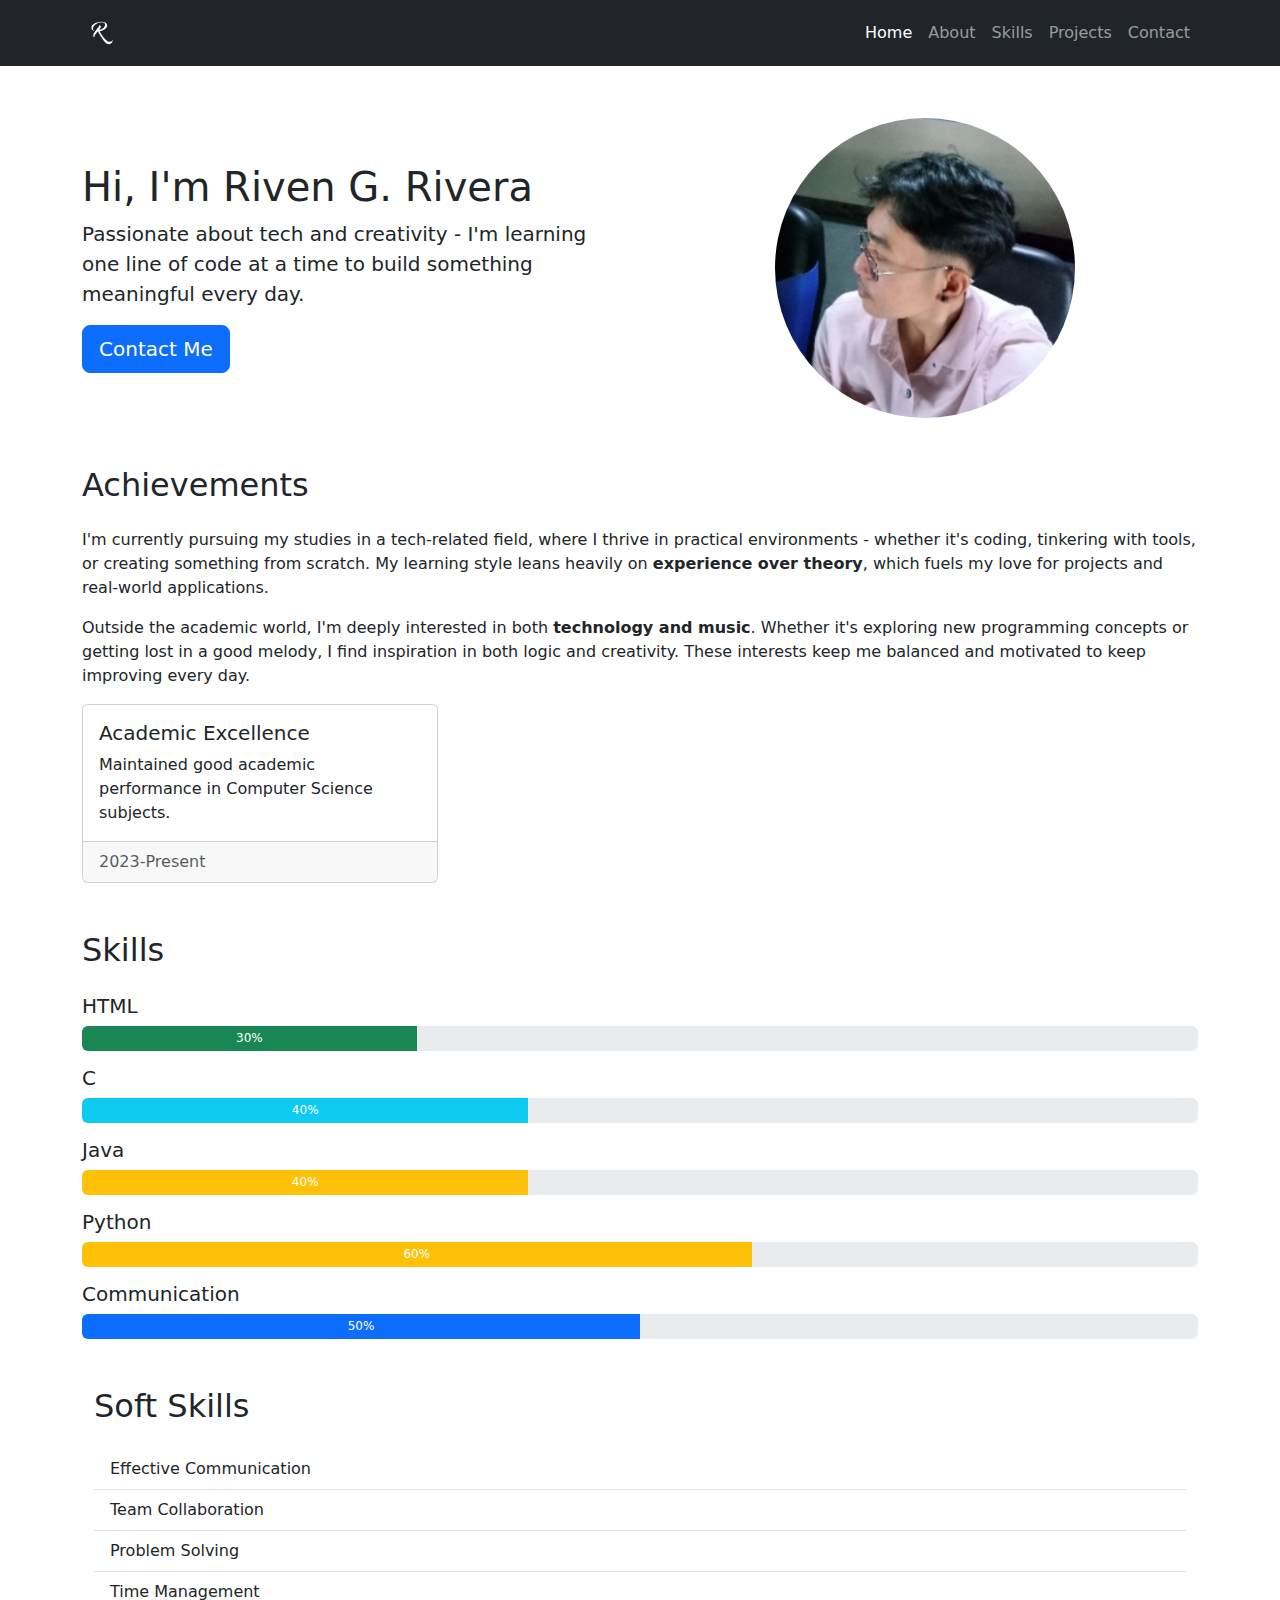
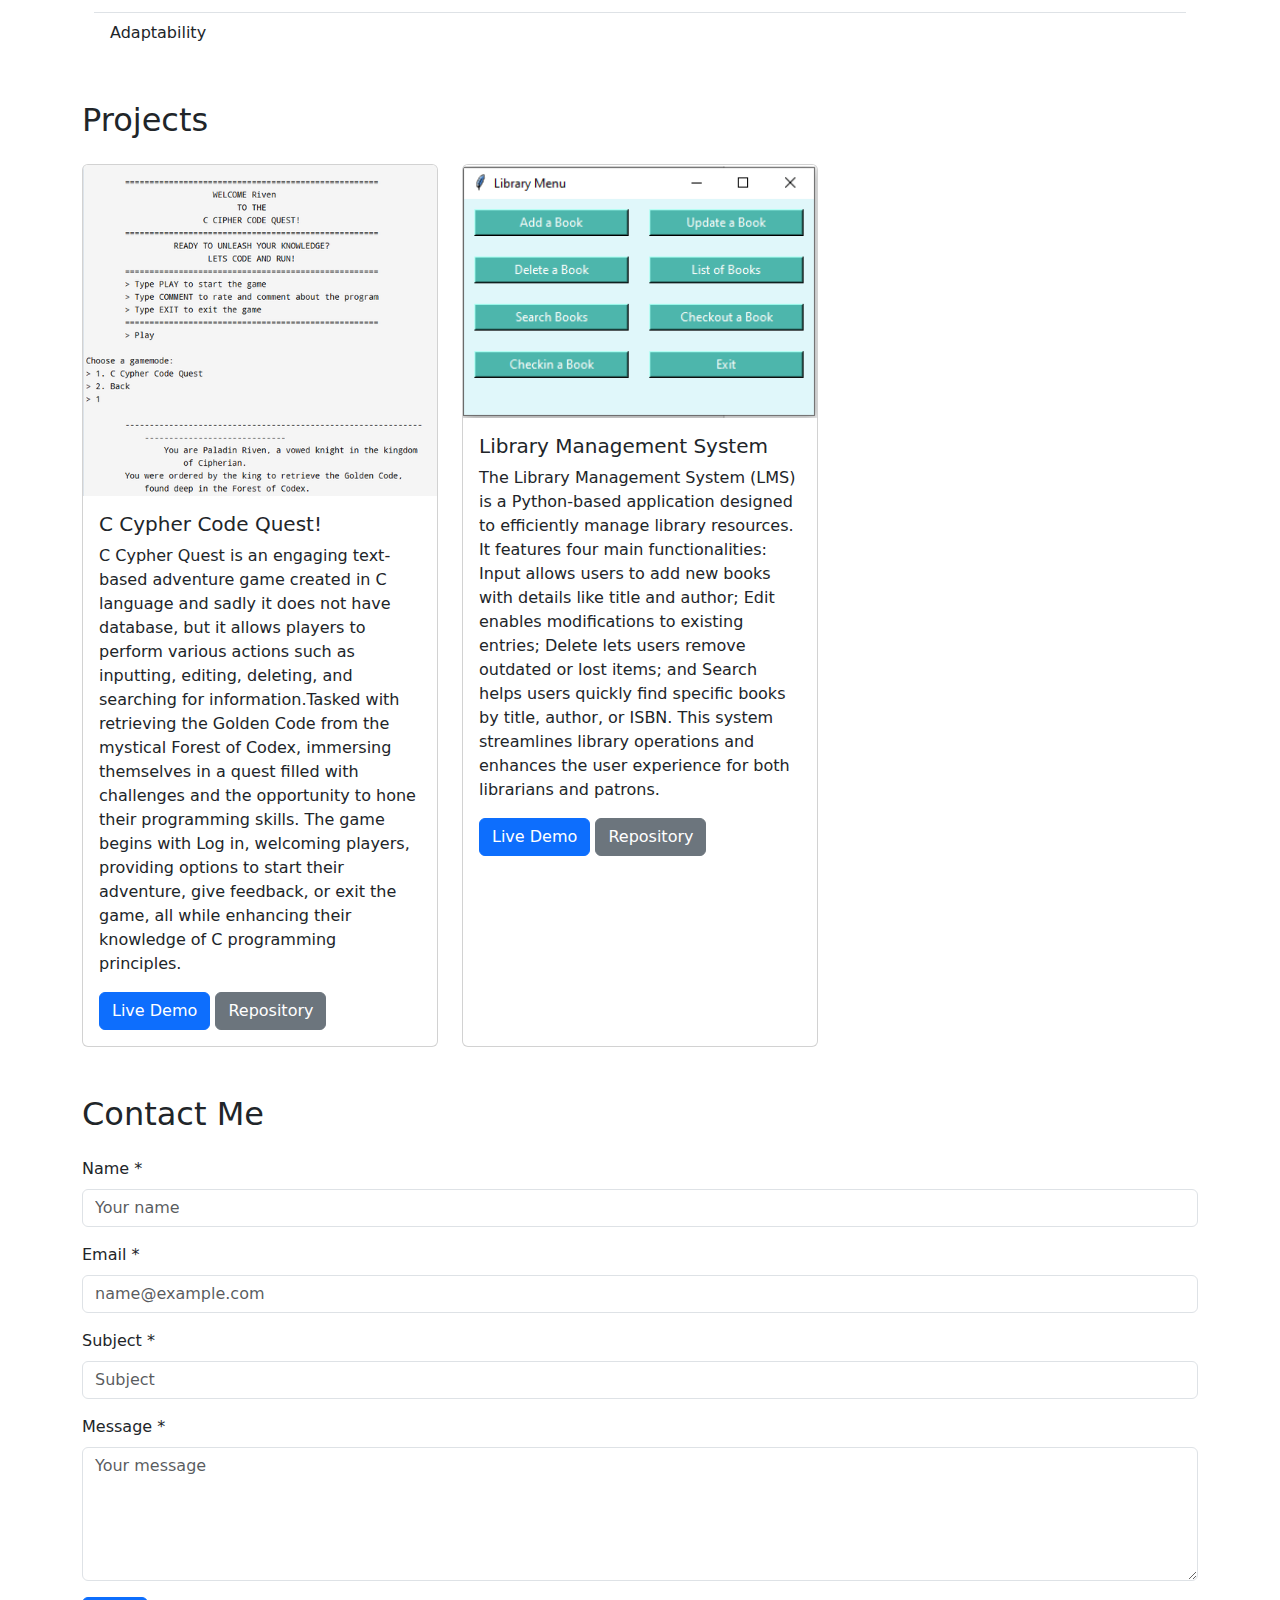
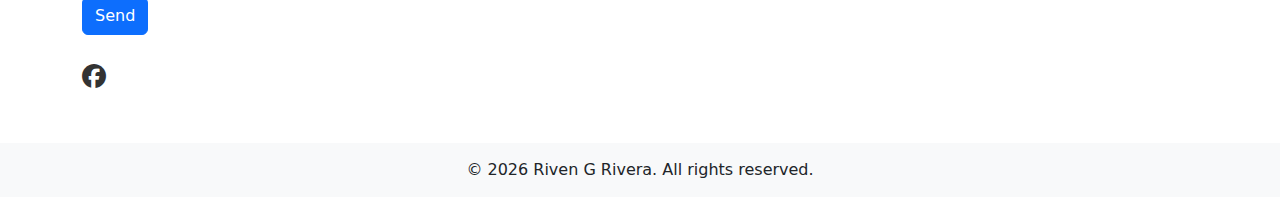
<file: Portfolio.html>
<!DOCTYPE html>
<html lang="en">
<head>
<meta charset="UTF-8" />
<meta name="viewport" content="width=device-width, initial-scale=1" />
<title>Riven's Portfolio</title>
<link
    href="https://cdn.jsdelivr.net/npm/bootstrap@5.3.0/dist/css/bootstrap.min.css"
    rel="stylesheet"
    crossorigin="anonymous"
    />
<link
    rel="stylesheet"
    href="https://cdnjs.cloudflare.com/ajax/libs/font-awesome/6.4.0/css/all.min.css"
    crossorigin="anonymous"
/>
<style>
    body {
    padding-top: 70px; 
    scroll-behavior: smooth;
    }
    .hero-img {
    max-width: 100%;
    border-radius: 10px;
    }
    .progress {
    height: 25px;
    margin-bottom: 15px;
    }
    .social-icons a {
    font-size: 1.5rem;
    margin-right: 15px;
    color: #333;
    transition: color 0.3s;
    }
    .social-icons a:hover {
    color: #007bff;
    }
    footer {
    background-color: #f8f9fa;
    padding: 15px 0;
    text-align: center;
    margin-top: 40px;
    }
    @keyframes float {
  0%, 100% {
    transform: translateX(0);
  }
  50% {
    transform: translateX(20px);
  }
}

.round-image {
  width: 300px; 
  height: 300px;
  object-fit: cover;
  border-radius: 50%;
  animation: float 4s ease-in-out infinite;
}
</style>
</head>
<body>
<!--Navbar-->
<nav class="navbar navbar-expand-lg navbar-dark bg-dark fixed-top">
  <div class="container position-relative">
    <a class="navbar-brand" href="#">
    <img src="R_logo.png" alt="Logo" height="40" />
    </a>
    <button
    class="navbar-toggler"
    type="button"
    data-bs-toggle="collapse"
    data-bs-target="#navbarNav"
    aria-controls="navbarNav"
    aria-expanded="false"
    aria-label="Toggle navigation"
    >
    <span class="navbar-toggler-icon"></span>
    </button>
    <div class="collapse navbar-collapse justify-content-end" id="navbarNav">
    <ul class="navbar-nav">
    <li class="nav-item"><a class="nav-link active" href="#home">Home</a></li>
    <li class="nav-item"><a class="nav-link" href="#about">About</a></li>
    <li class="nav-item"><a class="nav-link" href="#skills">Skills</a></li>
    <li class="nav-item"><a class="nav-link" href="#projects">Projects</a></li>
    <li class="nav-item"><a class="nav-link" href="#contact">Contact</a></li>
    </ul>
    </div>
  </div>
</nav>

  <!--Hero-->
  <section id="home" class="container my-5">
    <div class="row align-items-center">
    <div class="col-md-6">
    <h1>Hi, I'm Riven G. Rivera</h1>
    <p class="lead">
    Passionate about tech and creativity - I'm <strong>learning one line of code at a time</strong> to build something meaningful every day.
    </p>
    <a href="#contact" class="btn btn-primary btn-lg">Contact Me</a>
    </div>
    <div class="col-md-6 text-center">
    <img src="Riven.jpg" alt="Professional Photo" class="round-image"
    src="Riven.jpg"
    alt="Professional Photo of Riven"
    class="img-fluid rounded"
    />
    </div>
    </div>
  </section>

<!--Achievements-->
<section id="about" class="container my-5">
    <h2 class="mb-4">Achievements</h2>
    <p>
    I'm currently pursuing my studies in a tech-related field, where I thrive in practical environments - whether it's coding, tinkering with tools, or creating something from scratch. My learning style leans heavily on <strong>experience over theory</strong>, which fuels my love for projects and real-world applications.
    </p>
    <p>
    Outside the academic world, I'm deeply interested in both <strong>technology and music</strong>. Whether it's exploring new programming concepts or getting lost in a good melody, I find inspiration in both logic and creativity. These interests keep me balanced and motivated to keep improving every day.
    </p>
    <div class="row row-cols-1 row-cols-md-3 g-4">
    <div class="col">
    <div class="card h-100">
    <div class="card-body">
    <h5 class="card-title">Academic Excellence</h5>
    <p class="card-text">Maintained good academic performance in Computer Science subjects.</p>
    </div>
    <div class="card-footer text-muted">2023-Present</div>
    </div>
    </div>
  </section>

  <!--Skills Section-->
  <section id="skills" class="container my-5">
    <h2 class="mb-4">Skills</h2>
    <div>
    <h5>HTML</h5>
    <div class="progress">
    <div
    class="progress-bar bg-success"
    role="progressbar"
    style="width: 30%"
    aria-valuenow="30"
    aria-valuemin="0"
    aria-valuemax="100"
    >30%</div
    >
    </div>
    <h5>C</h5>
    <div class="progress">
    <div
    class="progress-bar bg-info"
    role="progressbar"
    style="width: 40%"
    aria-valuenow="40"
    aria-valuemin="0"
    aria-valuemax="100"
    >40%</div
    >
    </div>
    <h5>Java</h5>
    <div class="progress">
    <div
    class="progress-bar bg-warning"
    role="progressbar"
    style="width: 40%"
    aria-valuenow="40"
    aria-valuemin="0"
    aria-valuemax="100"
    >40%</div
    >
    </div>
    <h5>Python</h5>
    <div class="progress">
    <div
    class="progress-bar bg-warning"
    role="progressbar"
    style="width: 60%"
    aria-valuenow="60"
    aria-valuemin="0"
    aria-valuemax="100"
    >60%</div
  >
    </div>
    <h5>Communication</h5>
    <div class="progress">
    <div
    class="progress-bar bg-primary"
    role="progressbar"
    style="width: 50%"
    aria-valuenow="50"
    aria-valuemin="0"
    aria-valuemax="100"
    >50%</div
  >
    </div>
    </div>

    <!--Soft Skills Section-->
<section id="soft-skills" class="container my-5">
  <h2 class="mb-4">Soft Skills</h2>
  <ul class="list-group list-group-flush">
    <li class="list-group-item">Effective Communication</li>
    <li class="list-group-item">Team Collaboration</li>
    <li class="list-group-item">Problem Solving</li>
    <li class="list-group-item">Time Management</li>
    <li class="list-group-item">Adaptability</li>
  </ul>
</section>
  </section>

  <!--Projects Section-->
  <section id="projects" class="container my-5">
    <h2 class="mb-4">Projects</h2>
    <div class="row row-cols-1 row-cols-md-3 g-4">
    <div class="col">
    <div class="card h-100">
    <img
    src="Cipher.png"
    class="card-img-top"
    alt="Project 2"
    />
    <div class="card-body">
    <h5 class="card-title">C Cypher Code Quest!</h5>
    <p class="card-text">C Cypher Quest is an engaging text-based adventure game created in C language and sadly it does not have database, but it allows players to perform various actions such as inputting, editing, deleting, and searching for information.Tasked with retrieving the Golden Code from the mystical Forest of Codex, immersing themselves in a quest filled with challenges and the opportunity to hone their programming skills. The game begins with Log in, welcoming players, providing options to start their adventure, give feedback, or exit the game, all while enhancing their knowledge of C programming principles.</p>
    <a href="#" class="btn btn-primary" target="_blank">Live Demo</a>
    <a href="#" class="btn btn-secondary" target="_blank">Repository</a>
    </div>
    </div>
    </div>
    <div class="col">
    <div class="card h-100">
    <img
    src="lms.png"
    class="card-img-top"
    alt="Project 1"
    />
    <div class="card-body">
    <h5 class="card-title">Library Management System</h5>
    <p class="card-text">The Library Management System (LMS) is a Python-based application designed to efficiently manage library resources. It features four main functionalities: Input allows users to add new books with details like title and author; Edit enables modifications to existing entries; Delete lets users remove outdated or lost items; and Search helps users quickly find specific books by title, author, or ISBN. This system streamlines library operations and enhances the user experience for both librarians and patrons.</p>
    <a href="#" class="btn btn-primary" target="_blank">Live Demo</a>
    <a href="#" class="btn btn-secondary" target="_blank">Repository</a>
    </div>
    </div>
    </div>
    </section>

  <!--Contact Section-->
  <section id="contact" class="container my-5">
    <h2 class="mb-4">Contact Me</h2>
    <form id="contactForm" novalidate>
    <div class="mb-3">
    <label for="name" class="form-label">Name *</label>
    <input
    type="text"
    class="form-control"
    id="name"
    required
    placeholder="Your name"
    />
    <div class="invalid-feedback">Please enter your name.</div>
    </div>
    <div class="mb-3">
    <label for="email" class="form-label">Email *</label>
    <input
    type="email"
    class="form-control"
    id="email"
    required
    placeholder="name@example.com"
    />
    <div class="invalid-feedback">Please enter a valid email address.</div>
    </div>
    <div class="mb-3">
    <label for="subject" class="form-label">Subject *</label>
    <input
    type="text"
    class="form-control"
    id="subject"
    required
    placeholder="Subject"
    />
    <div class="invalid-feedback">Please enter a subject.</div>
    </div>
    <div class="mb-3">
    <label for="message" class="form-label">Message *</label>
    <textarea
    class="form-control"
    id="message"
    rows="5"
    required
    placeholder="Your message"
    ></textarea>
    <div class="invalid-feedback">Please enter your message.</div>
    </div>
    <button type="submit" class="btn btn-primary">Send</button>
    </form>
    <div class="social-icons mt-4">
    <a href="https://www.facebook.com/riven.122517/" target="_blank" aria-label="Facebook">
    <i class="fab fa-facebook"></i>
    </a>
    </div>
    <div id="successMessage" class="alert alert-success mt-3" style="display: none;" role="alert">
    Your message has been sent successfully!
    </div>
  </section>

  <footer>
    &copy; <span id="year"></span> Riven G Rivera. All rights reserved.
  </footer>
  <script
    src="https://cdn.jsdelivr.net/npm/bootstrap@5.3.0/dist/js/bootstrap.bundle.min.js"
    crossorigin="anonymous"
  ></script>
  <script>
    (() => {
  'use strict';
  const form = document.getElementById('contactForm');
  const successMessage = document.getElementById('successMessage');

  form.addEventListener('submit', (event) => {
    event.preventDefault();
    event.stopPropagation();

    if (form.checkValidity()) {
    successMessage.style.display = 'block';
    form.reset();
    form.classList.remove('was-validated');
    } else {
    successMessage.style.display = 'none';
    form.classList.add('was-validated');
    }
  }, false);
  
})();


    document.getElementById('year').textContent = new Date().getFullYear();
  </script>
</body>
</html>
</file>
